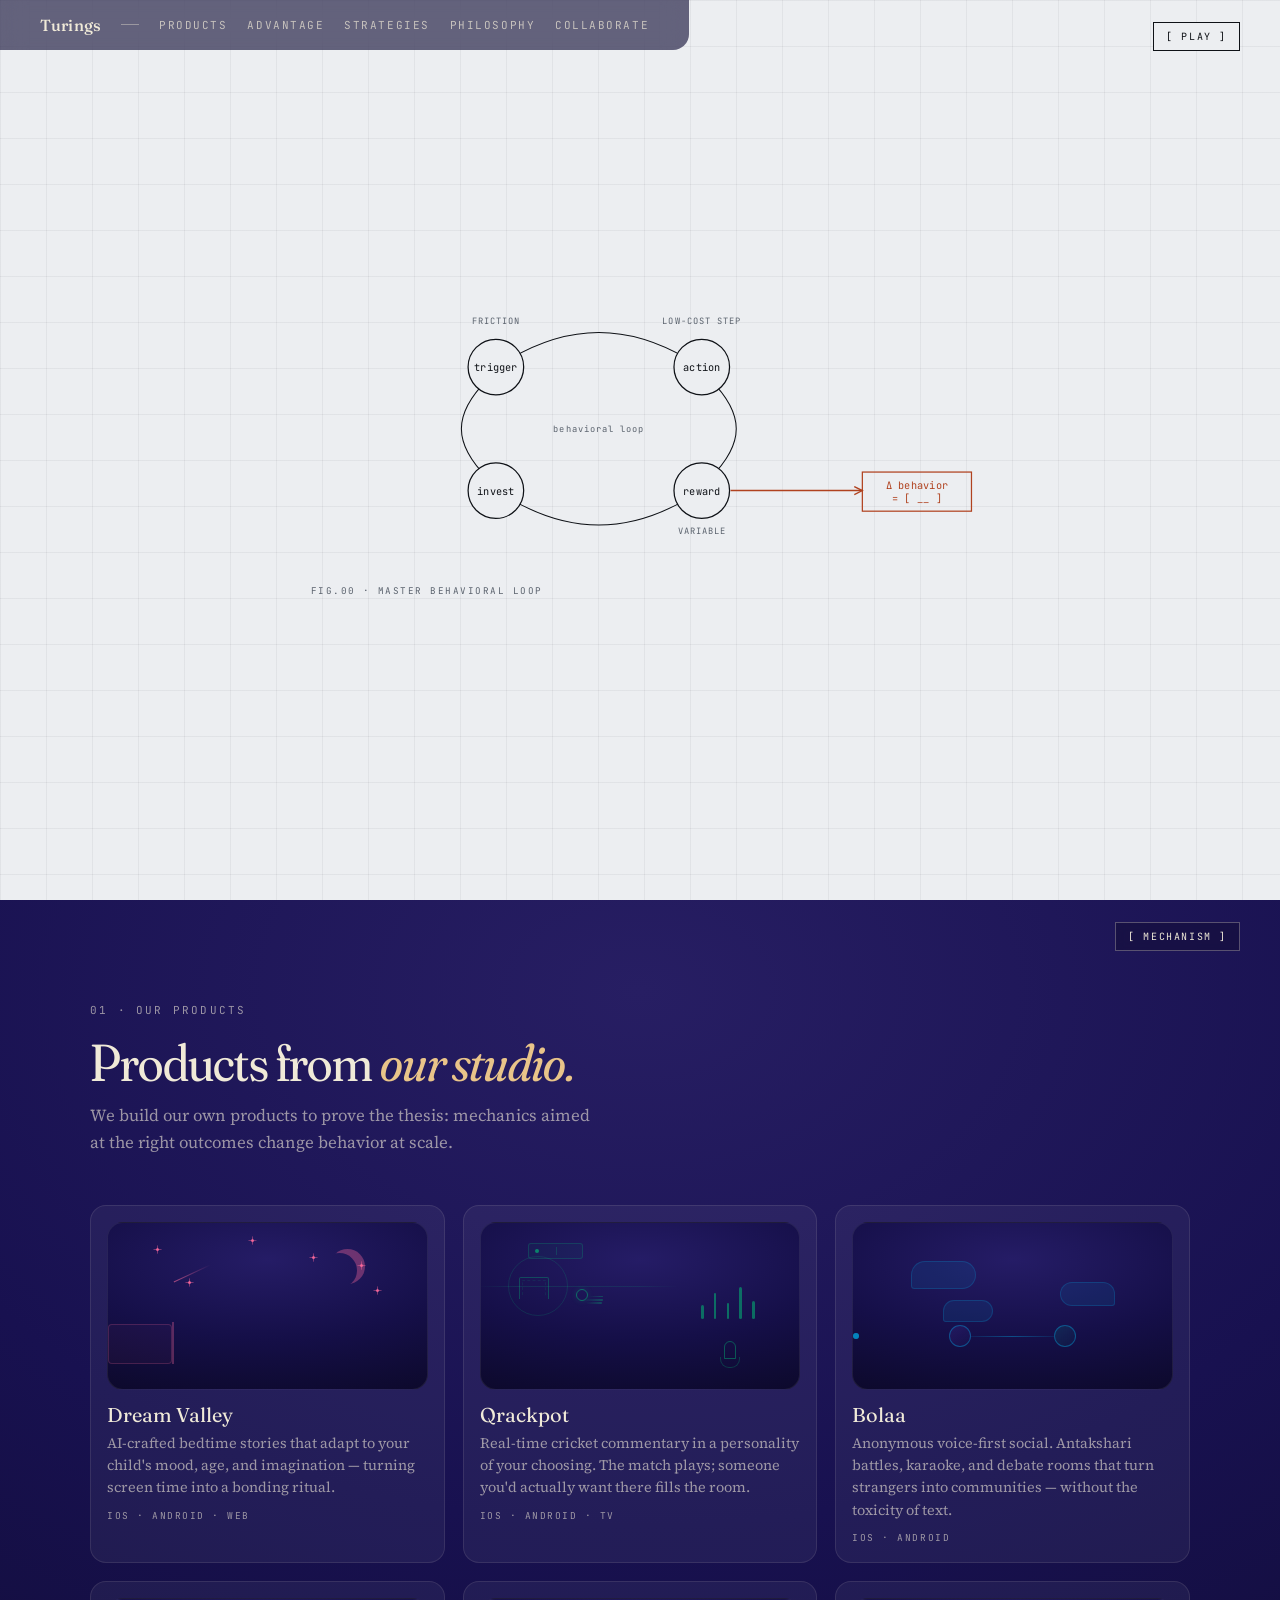
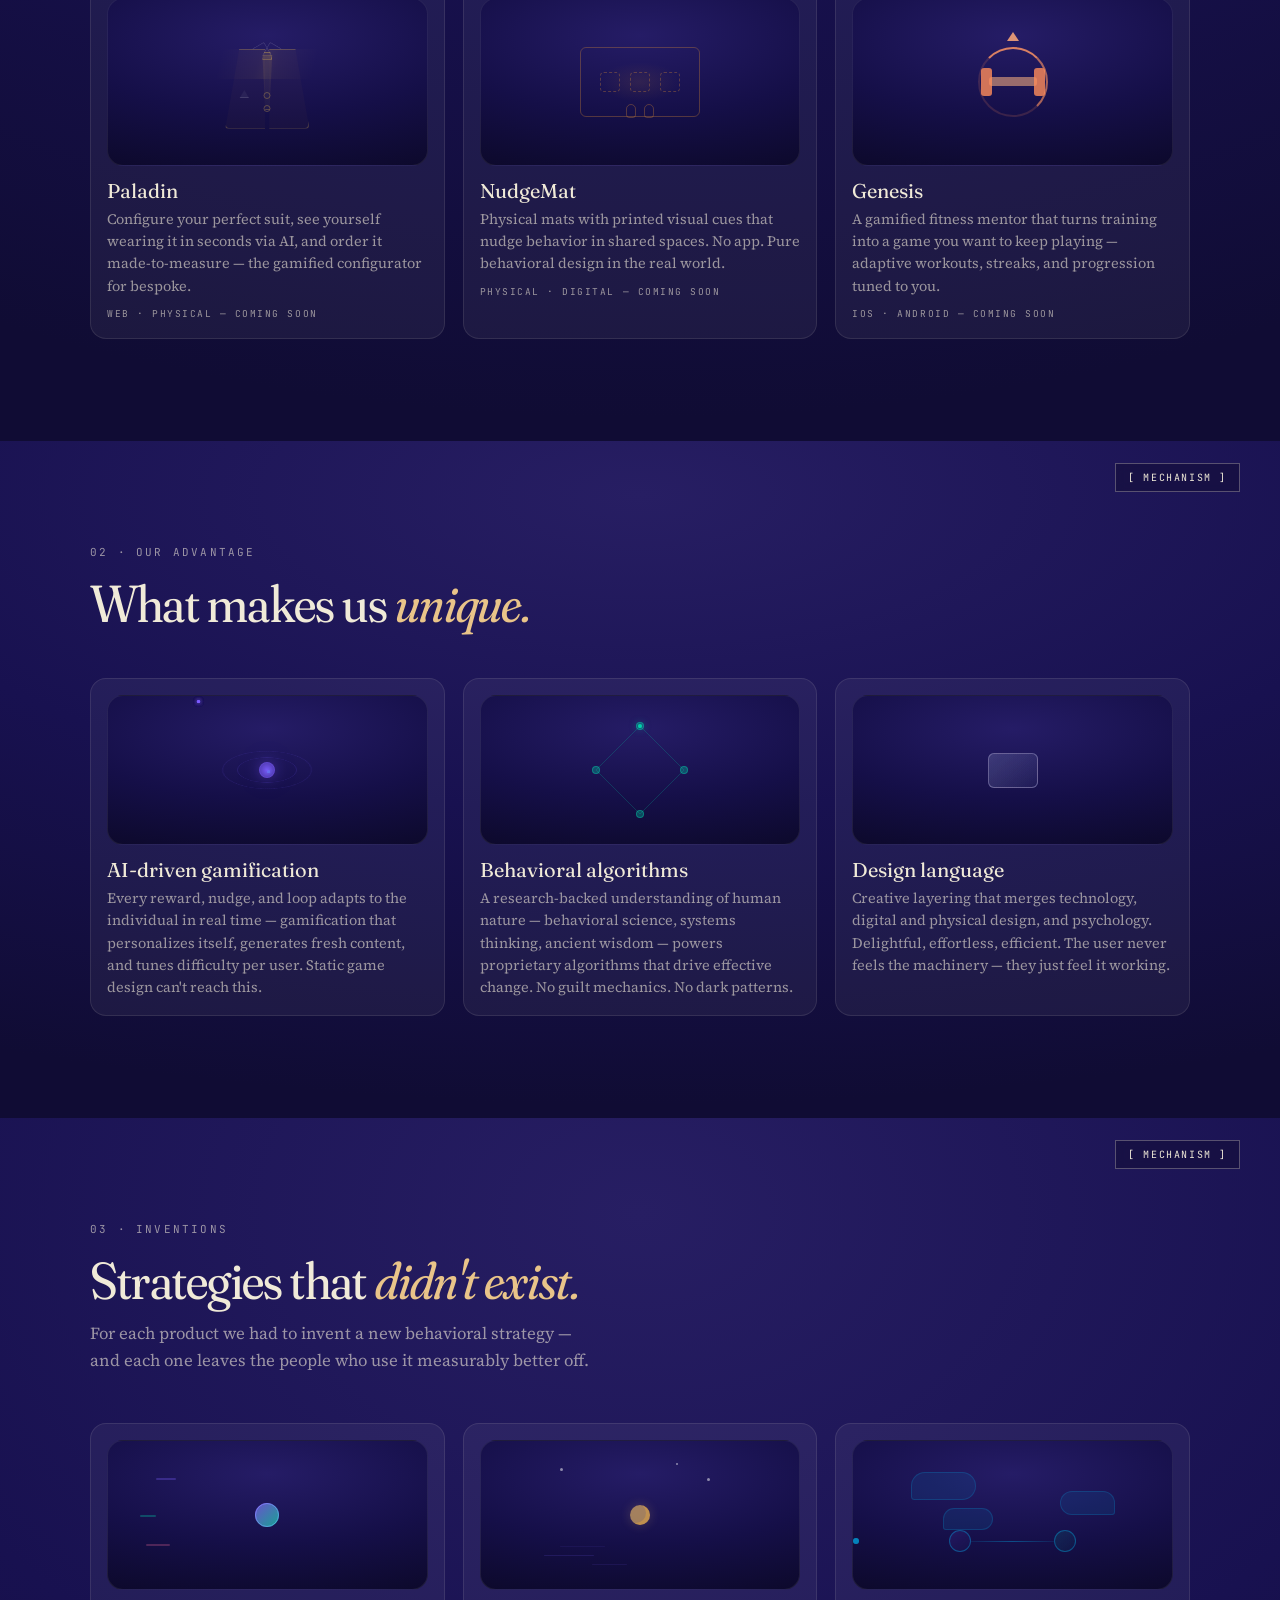
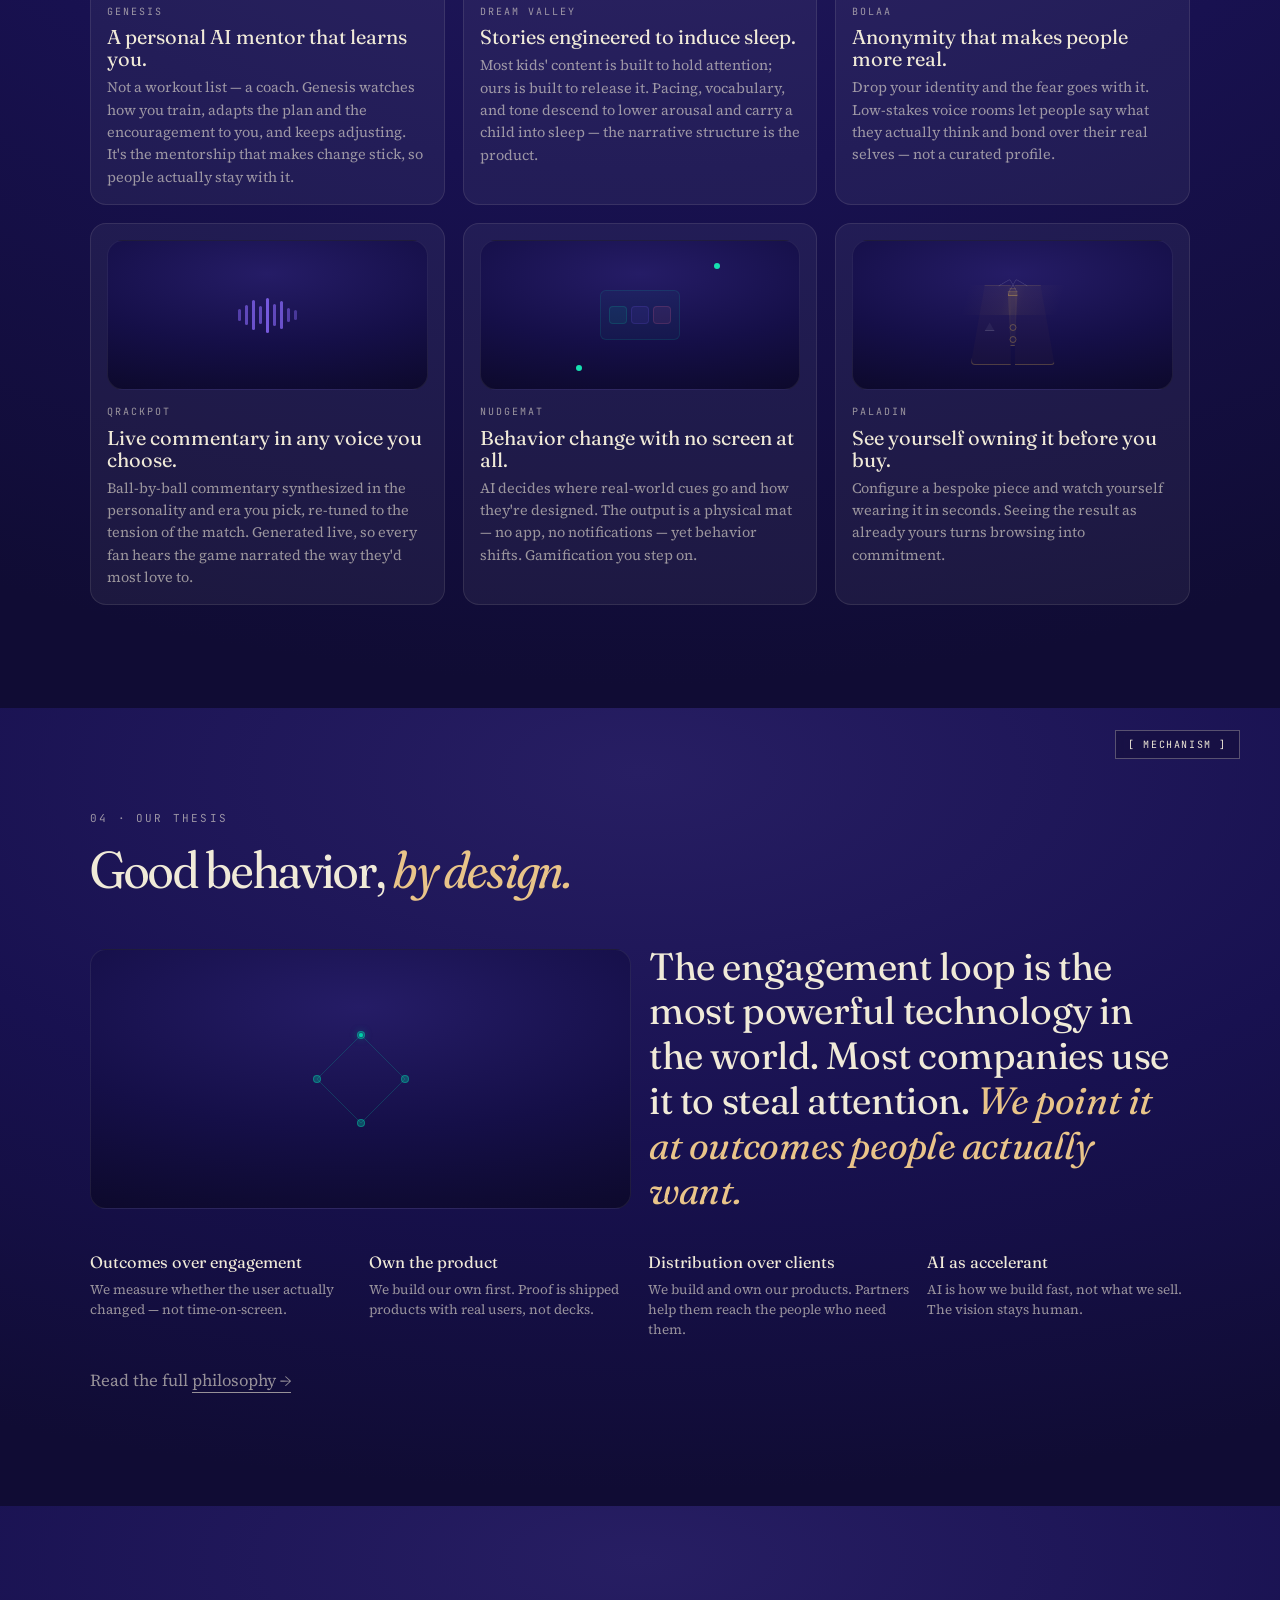
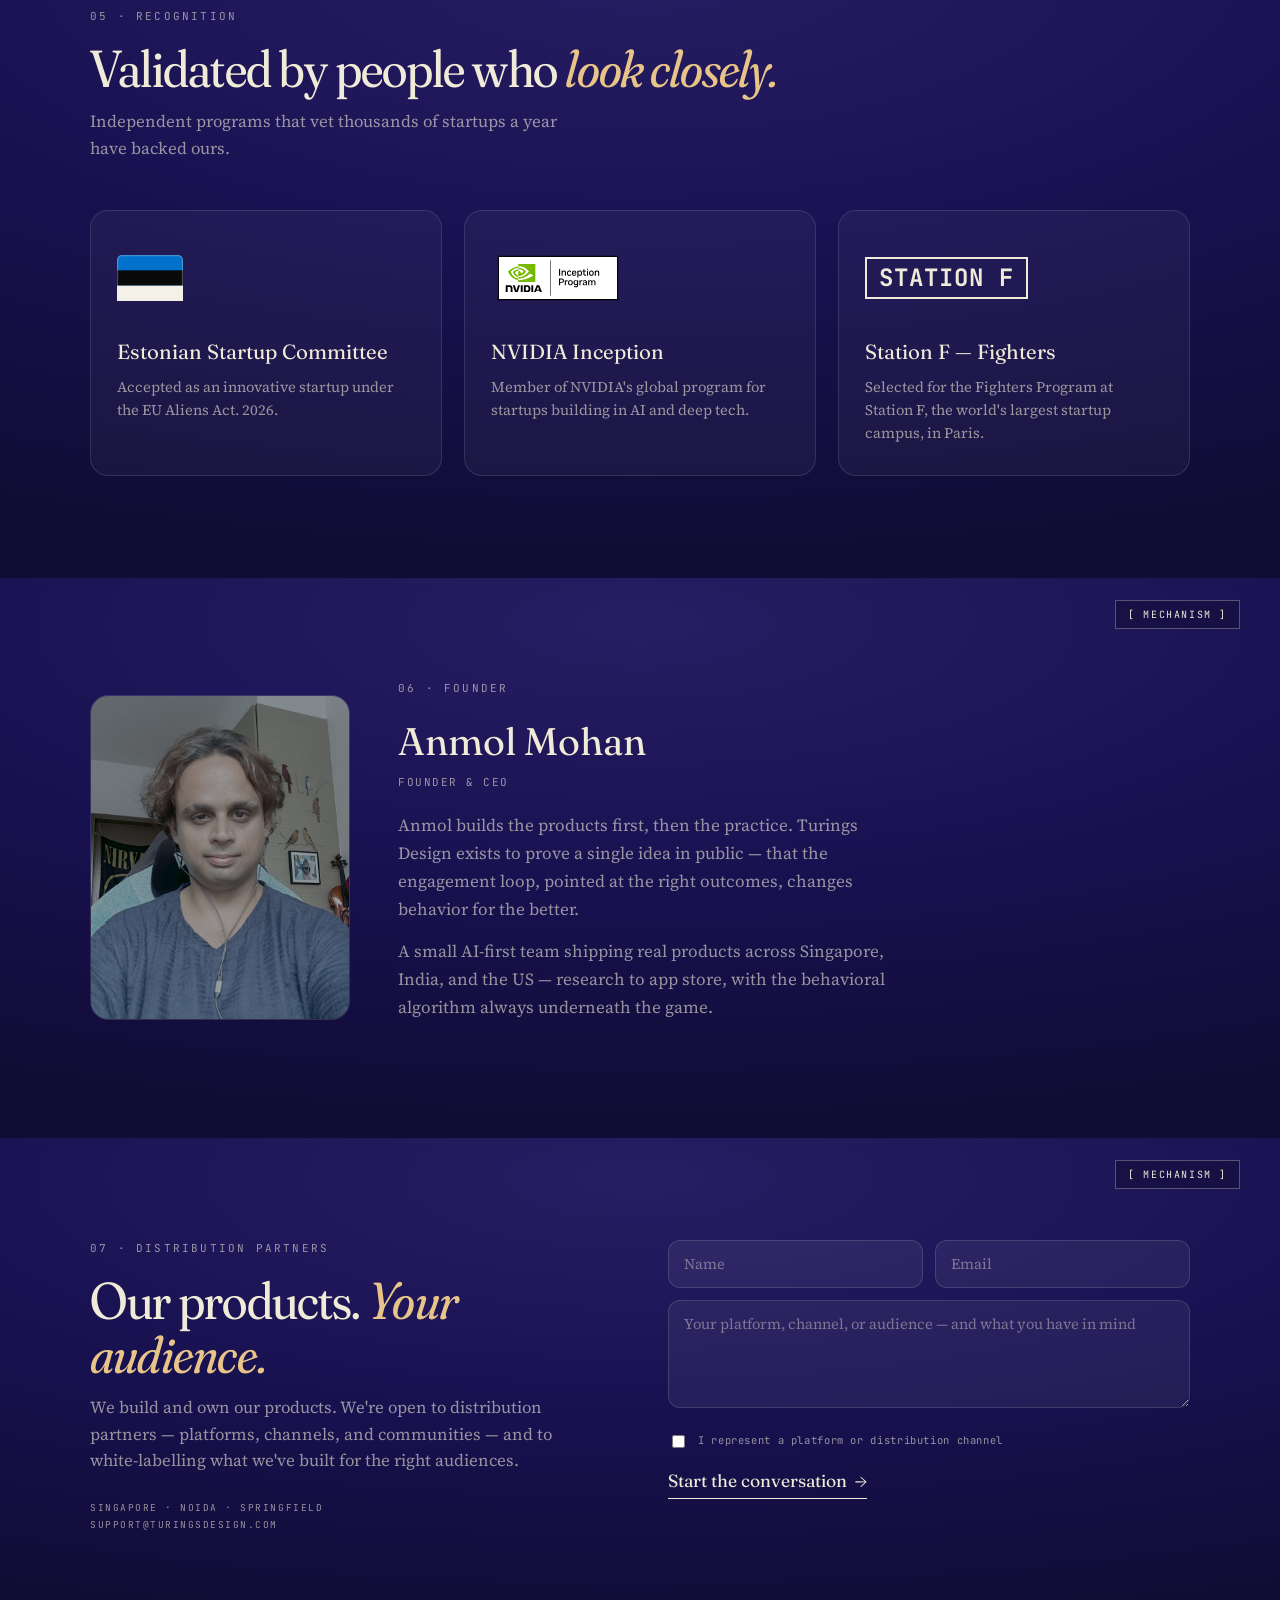
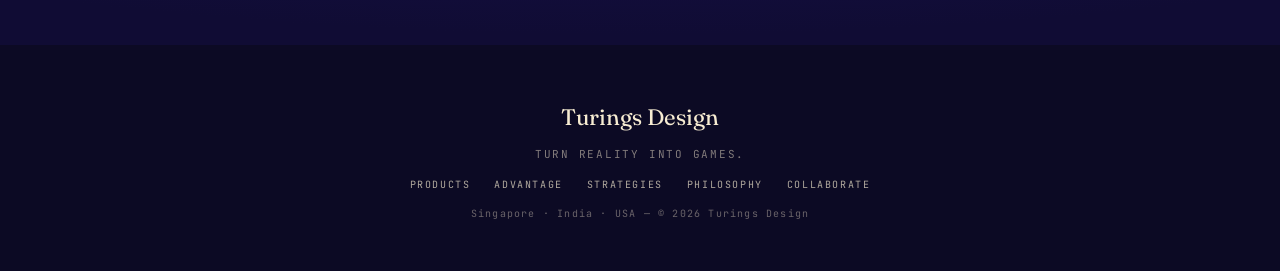
<file: index.html>
<!doctype html>
<html lang="en">
<head>
<meta charset="utf-8">
<title>Turings Design — behavioral game studio</title>
<meta name="viewport" content="width=device-width, initial-scale=1">
<meta name="description" content="Turings Design is a product studio that turns everyday reality into games people want to play — driving behavioral change that makes users healthier, smarter, and happier. Every gamified surface has a behavioral algorithm underneath.">
<link rel="stylesheet" href="assets/site.css">
<link rel="stylesheet" href="assets/sections.css?v=17">
<link rel="stylesheet" href="assets/scenes.css?v=17">
</head>
<body data-screen-label="turings">

<nav class="mark" aria-label="primary">
  <a class="home" href="#top">Turings</a>
  <span class="sep"></span>
  <a href="#products">Products</a>
  <a href="#approach">Advantage</a>
  <a href="#strategies">Strategies</a>
  <a href="philosophy.html">Philosophy</a>
  <a href="#collaborate">Collaborate</a>
</nav>
<button class="exit" aria-label="Back to top">↑ top</button>

<!-- ===================== 1 · HERO ===================== -->
<section class="layer-sec hero-sec" id="top" data-face="play" data-screen-label="hero">
  <button class="flip-chip" aria-label="Toggle play / mechanism">[ mechanism ]</button>
  <div class="pl-face">
    <canvas class="scene" data-figs="figure,gamepad,die,knight,brain,heart" data-palette="neon" data-flow="cycle" data-anchor="right" data-cyc="3000" aria-hidden="true"></canvas>
    <div class="hero-seq" aria-hidden="true"><i></i><i></i><i></i><i></i><i></i><i></i></div>
    <div class="hero-copy">
      <p class="hero-pn">Turings Design — behavioral game studio</p>
      <h1 class="hero-h1">Turn reality<br><em>into games.</em></h1>
      <div class="hero-stats">
        <span><b>06</b> products in the lab</span>
        <span><b>02</b> live on app stores</span>
        <span><b>03</b> global studios</span>
      </div>
    </div>
    <div class="hero-scroll" aria-hidden="true"></div>
  </div>
  <div class="mc-face">
      <svg class="blueprint" viewBox="0 0 680 340" aria-hidden="true"><defs><marker id="ah0" viewBox="0 0 10 10" refX="8" refY="5" markerWidth="7" markerHeight="7" orient="auto-start-reverse"><path d="M0 1L8 5L0 9" fill="none" stroke="currentColor" stroke-width="1.1"/></marker><marker id="al0" viewBox="0 0 10 10" refX="8" refY="5" markerWidth="7" markerHeight="7" orient="auto-start-reverse"><path d="M0 1L8 5L0 9" fill="none" stroke="#b0421f" stroke-width="1.3"/></marker></defs>
<g class="bp-line">
<path d="M214 96 C272 62 328 62 386 96" marker-end="url(#ah0)"/>
<path d="M408 116 C442 150 442 178 408 212" marker-end="url(#ah0)"/>
<path d="M386 232 C328 266 272 266 214 232" marker-end="url(#ah0)"/>
<path d="M192 212 C158 178 158 150 192 116" marker-end="url(#ah0)"/></g>
<circle class="bp-node" cx="200" cy="104" r="27"/><circle class="bp-node" cx="400" cy="104" r="27"/>
<circle class="bp-node" cx="400" cy="224" r="27"/><circle class="bp-node" cx="200" cy="224" r="27"/>
<text class="bp-ts" x="200" y="62" text-anchor="middle">FRICTION</text><text class="bp-t" x="200" y="108" text-anchor="middle">trigger</text>
<text class="bp-ts" x="400" y="62" text-anchor="middle">LOW-COST STEP</text><text class="bp-t" x="400" y="108" text-anchor="middle">action</text>
<text class="bp-t" x="400" y="228" text-anchor="middle">reward</text><text class="bp-ts" x="400" y="266" text-anchor="middle">VARIABLE</text>
<text class="bp-t" x="200" y="228" text-anchor="middle">invest</text><text class="bp-ts" x="300" y="167" text-anchor="middle">behavioral loop</text>
<path class="bp-livestroke" d="M428 224 H556" marker-end="url(#al0)"/>
<rect x="556" y="206" width="106" height="38" fill="none" stroke="#b0421f" stroke-width="1.2"/>
<text class="bp-t bp-live" x="609" y="222" text-anchor="middle">Δ behavior</text><text class="bp-t bp-live" x="609" y="235" text-anchor="middle">= [ __ ]</text>
<text class="bp-title" x="20" y="324">FIG.00 · MASTER BEHAVIORAL LOOP</text></svg>
    </div>
</section>

<!-- ===================== 2 · OUR PRODUCTS ===================== -->
<section class="layer-sec lab" id="products" data-face="play" data-screen-label="products">
  <button class="flip-chip">[ mechanism ]</button>
  <div class="wrapc">
    <div class="pl-face">
      <div class="sec-head"><p class="sec-eyebrow">01 · our products</p><h2 class="sec-title">Products from <em>our studio.</em></h2><p class="sec-sub">We build our own products to prove the thesis: mechanics aimed at the right outcomes change behavior at scale.</p></div>
      <div class="grid g-3">
        <article class="card"><div class="scene-stage"><div class="work-card-visual work-visual-dream">
            <div class="twinkle-star ts-1"></div>
            <div class="twinkle-star ts-2"></div>
            <div class="twinkle-star ts-3"></div>
            <div class="twinkle-star ts-4"></div>
            <div class="twinkle-star ts-5"></div>
            <div class="twinkle-star ts-6"></div>
            <div class="dream-moon"></div>
            <div class="shooting-star"></div>
            <div class="dream-book">
              <div class="book-page page-left"></div>
              <div class="book-page page-right"></div>
              <div class="book-spine"></div>
            </div>
          </div></div><h3>Dream Valley</h3><p>AI-crafted bedtime stories that adapt to your child's mood, age, and imagination — turning screen time into a bonding ritual.</p><p class="platforms">iOS · Android · Web</p></article>
        <article class="card"><div class="scene-stage"><div class="work-card-visual work-visual-sportscomm">
            <div class="sc-field"></div>
            <div class="sc-goal"></div>
            <div class="sc-ball"></div>
            <div class="sc-trail sc-trail-1"></div>
            <div class="sc-trail sc-trail-2"></div>
            <div class="sc-trail sc-trail-3"></div>
            <div class="sc-score"></div>
            <div class="wave-bar wb-1"></div>
            <div class="wave-bar wb-2"></div>
            <div class="wave-bar wb-3"></div>
            <div class="wave-bar wb-4"></div>
            <div class="wave-bar wb-5"></div>
            <div class="sc-mic"></div>
          </div></div><h3>Qrackpot</h3><p>Real-time cricket commentary in a personality of your choosing. The match plays; someone you'd actually want there fills the room.</p><p class="platforms">iOS · Android · TV</p></article>
        <article class="card"><div class="scene-stage"><div class="work-card-visual work-visual-bolaa">
            <div class="chat-bubble cb-left cb-1"></div>
            <div class="chat-bubble cb-right cb-2"></div>
            <div class="chat-bubble cb-left cb-3"></div>
            <div class="debate-person dp-1"></div>
            <div class="debate-person dp-2"></div>
            <div class="debate-connect"></div>
            <div class="debate-pulse pulse-1"></div>
            <div class="debate-pulse pulse-2"></div>
          </div></div><h3>Bolaa</h3><p>Anonymous voice-first social. Antakshari battles, karaoke, and debate rooms that turn strangers into communities — without the toxicity of text.</p><p class="platforms">iOS · Android</p></article>
        <article class="card"><div class="scene-stage"><div class="work-card-visual work-visual-paladin">
            <div class="formal-lapel formal-lapel-l"></div>
            <div class="formal-lapel formal-lapel-r"></div>
            <div class="formal-collar formal-collar-l"></div>
            <div class="formal-collar formal-collar-r"></div>
            <div class="formal-tie"></div>
            <div class="formal-tie-knot"></div>
            <div class="formal-pocket"></div>
            <div class="formal-btn formal-btn-1"></div>
            <div class="formal-btn formal-btn-2"></div>
            <div class="formal-shimmer"></div>
          </div></div><h3>Paladin</h3><p>Configure your perfect suit, see yourself wearing it in seconds via AI, and order it made-to-measure — the gamified configurator for bespoke.</p><p class="platforms">Web · Physical — coming soon</p></article>
        <article class="card"><div class="scene-stage"><div class="work-card-visual work-visual-nudgemat">
            <div class="mat-outline"></div>
            <div class="mat-guide mg-1"></div>
            <div class="mat-guide mg-2"></div>
            <div class="mat-guide mg-3"></div>
            <div class="mat-footprint fp-left"></div>
            <div class="mat-footprint fp-right"></div>
            <div class="mat-glow"></div>
          </div></div><h3>NudgeMat</h3><p>Physical mats with printed visual cues that nudge behavior in shared spaces. No app. Pure behavioral design in the real world.</p><p class="platforms">Physical · Digital — coming soon</p></article>
        <article class="card"><div class="scene-stage"><div class="scene-genesis"><div class="gen-ring"></div><div class="gen-bar"></div><div class="gen-plate gen-plate-l"></div><div class="gen-plate gen-plate-r"></div><div class="gen-spark"></div></div></div><h3>Genesis</h3><p>A gamified fitness mentor that turns training into a game you want to keep playing — adaptive workouts, streaks, and progression tuned to you.</p><p class="platforms">iOS · Android — coming soon</p></article>
      </div>
    </div>
    <div class="mc-face">
      <svg class="blueprint" viewBox="0 0 680 300" aria-hidden="true"><defs><marker id="ah1" viewBox="0 0 10 10" refX="8" refY="5" markerWidth="7" markerHeight="7" orient="auto-start-reverse"><path d="M0 1L8 5L0 9" fill="none" stroke="currentColor" stroke-width="1.1"/></marker><marker id="al1" viewBox="0 0 10 10" refX="8" refY="5" markerWidth="7" markerHeight="7" orient="auto-start-reverse"><path d="M0 1L8 5L0 9" fill="none" stroke="#b0421f" stroke-width="1.3"/></marker></defs>
<g class="bp-line">
<rect class="bp-node" x="36" y="104" width="120" height="56"/><rect class="bp-node" x="208" y="104" width="120" height="56"/>
<rect class="bp-node" x="380" y="104" width="120" height="56"/><rect class="bp-node" x="552" y="104" width="92" height="56"/>
<line x1="156" y1="132" x2="208" y2="132" marker-end="url(#ah1)"/><line x1="328" y1="132" x2="380" y2="132" marker-end="url(#ah1)"/>
<line x1="500" y1="132" x2="552" y2="132" marker-end="url(#ah1)"/>
<path d="M598 160 C598 232 268 232 268 162" marker-end="url(#ah1)"/></g>
<text class="bp-ts" x="96" y="96" text-anchor="middle">BEHAVIORAL LEVER</text>
<text class="bp-t" x="96" y="136" text-anchor="middle">insight</text><text class="bp-t" x="268" y="136" text-anchor="middle">loop</text>
<text class="bp-t" x="440" y="136" text-anchor="middle">ship</text><text class="bp-t" x="598" y="136" text-anchor="middle">audit</text>
<text class="bp-ts" x="433" y="248" text-anchor="middle">RE-WEIGHT ON OUTCOME</text>
<text class="bp-t bp-live" x="598" y="186" text-anchor="middle">Δ = [ __ ]</text>
<text class="bp-title" x="20" y="284">FIG.01 · STUDIO PIPELINE</text></svg>
    </div>
  </div>
</section>

<!-- ===================== 3 · OUR ADVANTAGE ===================== -->
<section class="layer-sec" id="approach" data-face="play" data-screen-label="advantage">
  <button class="flip-chip">[ mechanism ]</button>
  <div class="wrapc">
    <div class="pl-face">
      <div class="sec-head"><p class="sec-eyebrow">02 · our advantage</p><h2 class="sec-title">What makes us <em>unique.</em></h2></div>
      <div class="grid g-3">
        <article class="card"><div class="scene-stage"><div class="approach-scene approach-scene-ai">
            <!-- AI engine: core orb, orbital rings, particles spiraling in/out -->
            <div class="ai-engine">
              <div class="ai-core"></div>
              <div class="ai-core-pulse"></div>
              <div class="ai-orbit ai-orbit-1"></div>
              <div class="ai-orbit ai-orbit-2"></div>
              <div class="ai-particle-in apin-1"></div>
              <div class="ai-particle-in apin-2"></div>
              <div class="ai-particle-in apin-3"></div>
              <div class="ai-particle-in apin-4"></div>
              <div class="ai-particle-in apin-5"></div>
              <div class="ai-particle-out apout-1"></div>
              <div class="ai-particle-out apout-2"></div>
              <div class="ai-particle-out apout-3"></div>
            </div>
          </div></div><h3>AI-driven gamification</h3><p>Every reward, nudge, and loop adapts to the individual in real time — gamification that personalizes itself, generates fresh content, and tunes difficulty per user. Static game design can't reach this.</p></article>
        <article class="card"><div class="scene-stage"><div class="approach-scene approach-scene-behavioral">
            <!-- Circuit of interconnected nodes with traveling signals -->
            <div class="behav-circuit">
              <div class="behav-node bn-top"></div>
              <div class="behav-node bn-right"></div>
              <div class="behav-node bn-bottom"></div>
              <div class="behav-node bn-left"></div>
              <svg class="behav-paths" viewBox="0 0 120 120" width="120" height="120">
                <line x1="60" y1="16" x2="104" y2="60" stroke="rgba(0,212,170,0.2)" stroke-width="1"></line>
                <line x1="104" y1="60" x2="60" y2="104" stroke="rgba(0,212,170,0.2)" stroke-width="1"></line>
                <line x1="60" y1="104" x2="16" y2="60" stroke="rgba(0,212,170,0.2)" stroke-width="1"></line>
                <line x1="16" y1="60" x2="60" y2="16" stroke="rgba(0,212,170,0.2)" stroke-width="1"></line>
              </svg>
              <div class="behav-signal bs-1"></div>
              <div class="behav-signal bs-2"></div>
            </div>
          </div></div><h3>Behavioral algorithms</h3><p>A research-backed understanding of human nature — behavioral science, systems thinking, ancient wisdom — powers proprietary algorithms that drive effective change. No guilt mechanics. No dark patterns.</p></article>
        <article class="card"><div class="scene-stage"><div class="approach-scene approach-scene-design">
            <!-- Three translucent layers aligning and glowing -->
            <div class="design-stack">
              <div class="design-pane dp-1"></div>
              <div class="design-pane dp-2"></div>
              <div class="design-pane dp-3"></div>
              <div class="design-unity-glow"></div>
            </div>
          </div></div><h3>Design language</h3><p>Creative layering that merges technology, digital and physical design, and psychology. Delightful, effortless, efficient. The user never feels the machinery — they just feel it working.</p></article>
      </div>
    </div>
    <div class="mc-face">
      <svg class="blueprint" viewBox="0 0 680 300" aria-hidden="true"><defs><marker id="ah2" viewBox="0 0 10 10" refX="8" refY="5" markerWidth="7" markerHeight="7" orient="auto-start-reverse"><path d="M0 1L8 5L0 9" fill="none" stroke="currentColor" stroke-width="1.1"/></marker><marker id="al2" viewBox="0 0 10 10" refX="8" refY="5" markerWidth="7" markerHeight="7" orient="auto-start-reverse"><path d="M0 1L8 5L0 9" fill="none" stroke="#b0421f" stroke-width="1.3"/></marker></defs>
<g class="bp-line">
<rect class="bp-node" x="36" y="56" width="174" height="46"/><rect class="bp-node" x="36" y="128" width="174" height="46"/><rect class="bp-node" x="36" y="200" width="174" height="46"/>
<circle class="bp-node" cx="362" cy="151" r="34"/><rect class="bp-node" x="500" y="121" width="146" height="60"/>
<path d="M210 79 C300 79 300 132 328 145" marker-end="url(#ah2)"/><path d="M210 151 H328" marker-end="url(#ah2)"/>
<path d="M210 223 C300 223 300 170 328 157" marker-end="url(#ah2)"/><line x1="396" y1="151" x2="500" y2="151" marker-end="url(#ah2)"/></g>
<text class="bp-t" x="123" y="83" text-anchor="middle">AI engine</text><text class="bp-t" x="123" y="155" text-anchor="middle">behavioral model</text>
<text class="bp-t" x="123" y="227" text-anchor="middle">design layer</text><text class="bp-ts" x="362" y="155" text-anchor="middle">COMPOSE</text>
<text class="bp-t" x="573" y="155" text-anchor="middle">product</text>
<text class="bp-title" x="20" y="284">FIG.02 · CAPABILITY STACK</text></svg>
    </div>
  </div>
</section>

<!-- ===================== 4 · STRATEGIES ===================== -->
<section class="layer-sec" id="strategies" data-face="play" data-screen-label="strategies">
  <button class="flip-chip">[ mechanism ]</button>
  <div class="wrapc">
    <div class="pl-face">
      <div class="sec-head"><p class="sec-eyebrow">03 · inventions</p><h2 class="sec-title">Strategies that <em>didn't exist.</em></h2><p class="sec-sub">For each product we had to invent a new behavioral strategy — and each one leaves the people who use it measurably better off.</p></div>
      <div class="grid g-3">
        <article class="card"><div class="scene-stage"><div class="strategy-scene scene-mentor">
            <div class="mentor-avatar"></div>
            <div class="mentor-pulse"></div>
            <div class="mentor-data md-1"></div>
            <div class="mentor-data md-2"></div>
            <div class="mentor-data md-3"></div>
            <div class="mentor-nudge">→</div>
          </div></div><p class="ceyebrow">Genesis</p><h3>A personal AI mentor that learns you.</h3><p>Not a workout list — a coach. Genesis watches how you train, adapts the plan and the encouragement to you, and keeps adjusting. It's the mentorship that makes change stick, so people actually stay with it.</p></article>
        <article class="card"><div class="scene-stage"><div class="strategy-scene scene-sleep">
            <div class="sleep-moon"></div>
            <div class="sleep-star ss-1"></div>
            <div class="sleep-star ss-2"></div>
            <div class="sleep-star ss-3"></div>
            <div class="sleep-wave sw-1"></div>
            <div class="sleep-wave sw-2"></div>
            <div class="sleep-wave sw-3"></div>
          </div></div><p class="ceyebrow">Dream Valley</p><h3>Stories engineered to induce sleep.</h3><p>Most kids' content is built to hold attention; ours is built to release it. Pacing, vocabulary, and tone descend to lower arousal and carry a child into sleep — the narrative structure is the product.</p></article>
        <article class="card"><div class="scene-stage"><div class="work-card-visual work-visual-bolaa">
            <div class="chat-bubble cb-left cb-1"></div>
            <div class="chat-bubble cb-right cb-2"></div>
            <div class="chat-bubble cb-left cb-3"></div>
            <div class="debate-person dp-1"></div>
            <div class="debate-person dp-2"></div>
            <div class="debate-connect"></div>
            <div class="debate-pulse pulse-1"></div>
            <div class="debate-pulse pulse-2"></div>
          </div></div><p class="ceyebrow">Bolaa</p><h3>Anonymity that makes people more real.</h3><p>Drop your identity and the fear goes with it. Low-stakes voice rooms let people say what they actually think and bond over their real selves — not a curated profile.</p></article>
        <article class="card"><div class="scene-stage"><div class="strategy-scene scene-voice">
            <div class="voice-bar vb-1"></div>
            <div class="voice-bar vb-2"></div>
            <div class="voice-bar vb-3"></div>
            <div class="voice-bar vb-4"></div>
            <div class="voice-bar vb-5"></div>
            <div class="voice-bar vb-6"></div>
            <div class="voice-bar vb-7"></div>
            <div class="voice-bar vb-8"></div>
            <div class="voice-bar vb-9"></div>
            <div class="voice-score">98</div>
          </div></div><p class="ceyebrow">Qrackpot</p><h3>Live commentary in any voice you choose.</h3><p>Ball-by-ball commentary synthesized in the personality and era you pick, re-tuned to the tension of the match. Generated live, so every fan hears the game narrated the way they'd most love to.</p></article>
        <article class="card"><div class="scene-stage"><div class="strategy-scene scene-nudge">
            <div class="nudge-mat">
              <div class="nudge-zone nz-1"></div>
              <div class="nudge-zone nz-2"></div>
              <div class="nudge-zone nz-3"></div>
            </div>
            <div class="nudge-pulse np-1"></div>
            <div class="nudge-pulse np-2"></div>
          </div></div><p class="ceyebrow">NudgeMat</p><h3>Behavior change with no screen at all.</h3><p>AI decides where real-world cues go and how they're designed. The output is a physical mat — no app, no notifications — yet behavior shifts. Gamification you step on.</p></article>
        <article class="card"><div class="scene-stage"><div class="work-card-visual work-visual-paladin">
            <div class="formal-lapel formal-lapel-l"></div>
            <div class="formal-lapel formal-lapel-r"></div>
            <div class="formal-collar formal-collar-l"></div>
            <div class="formal-collar formal-collar-r"></div>
            <div class="formal-tie"></div>
            <div class="formal-tie-knot"></div>
            <div class="formal-pocket"></div>
            <div class="formal-btn formal-btn-1"></div>
            <div class="formal-btn formal-btn-2"></div>
            <div class="formal-shimmer"></div>
          </div></div><p class="ceyebrow">Paladin</p><h3>See yourself owning it before you buy.</h3><p>Configure a bespoke piece and watch yourself wearing it in seconds. Seeing the result as already yours turns browsing into commitment.</p></article>
      </div>
    </div>
    <div class="mc-face">
      <svg class="blueprint" viewBox="0 0 680 300" aria-hidden="true"><defs><marker id="ah3" viewBox="0 0 10 10" refX="8" refY="5" markerWidth="7" markerHeight="7" orient="auto-start-reverse"><path d="M0 1L8 5L0 9" fill="none" stroke="currentColor" stroke-width="1.1"/></marker><marker id="al3" viewBox="0 0 10 10" refX="8" refY="5" markerWidth="7" markerHeight="7" orient="auto-start-reverse"><path d="M0 1L8 5L0 9" fill="none" stroke="#b0421f" stroke-width="1.3"/></marker></defs>
<rect class="bp-dash" x="30" y="116" width="150" height="68"/>
<text class="bp-t" x="105" y="154" text-anchor="middle">a human need</text>
<text class="bp-ts" x="105" y="230" text-anchor="middle">UNSERVED</text>
<path class="bp-line" d="M182 150 H242" marker-end="url(#ah3)"/>
<rect class="bp-fill" x="244" y="92" width="192" height="112"/>
<text class="bp-t" x="340" y="118" text-anchor="middle">a strategy we invented</text>
<g class="bp-line"><path d="M310 158 L340 134 L370 158 L340 182 Z"/><circle class="bp-node" cx="310" cy="158" r="8"/><circle class="bp-node" cx="370" cy="158" r="8"/><circle class="bp-node" cx="340" cy="134" r="8"/><circle class="bp-node" cx="340" cy="182" r="8"/></g>
<text class="bp-ts" x="340" y="230" text-anchor="middle">DIDN'T EXIST BEFORE</text>
<path class="bp-livestroke" d="M438 150 H500" marker-end="url(#al3)"/>
<rect class="bp-livestroke" x="502" y="116" width="150" height="68"/>
<text class="bp-t bp-live" x="577" y="154" text-anchor="middle">people, better off</text>
<text class="bp-ts bp-live" x="577" y="230" text-anchor="middle">THE WHOLE POINT</text>
<text class="bp-title" x="20" y="284">FIG.03 · STRATEGIES THAT DIDN'T EXIST</text></svg>
    </div>
  </div>
</section>

<!-- ===================== 5 · THESIS ===================== -->
<section class="layer-sec" id="thesis" data-face="play" data-screen-label="thesis">
  <button class="flip-chip">[ mechanism ]</button>
  <div class="wrapc">
    <div class="pl-face">
      <div class="sec-head"><p class="sec-eyebrow">04 · our thesis</p><h2 class="sec-title">Good behavior, <em>by design.</em></h2></div>
      <div class="grid g-2" style="align-items:center">
        <div class="scene-stage" style="height:260px"><div class="approach-scene approach-scene-behavioral">
            <!-- Circuit of interconnected nodes with traveling signals -->
            <div class="behav-circuit">
              <div class="behav-node bn-top"></div>
              <div class="behav-node bn-right"></div>
              <div class="behav-node bn-bottom"></div>
              <div class="behav-node bn-left"></div>
              <svg class="behav-paths" viewBox="0 0 120 120" width="120" height="120">
                <line x1="60" y1="16" x2="104" y2="60" stroke="rgba(0,212,170,0.2)" stroke-width="1"></line>
                <line x1="104" y1="60" x2="60" y2="104" stroke="rgba(0,212,170,0.2)" stroke-width="1"></line>
                <line x1="60" y1="104" x2="16" y2="60" stroke="rgba(0,212,170,0.2)" stroke-width="1"></line>
                <line x1="16" y1="60" x2="60" y2="16" stroke="rgba(0,212,170,0.2)" stroke-width="1"></line>
              </svg>
              <div class="behav-signal bs-1"></div>
              <div class="behav-signal bs-2"></div>
            </div>
          </div></div>
        <p class="thesis-statement">The engagement loop is the most powerful technology in the world. Most companies use it to steal attention. <em>We point it at outcomes people actually want.</em></p>
      </div>
      <div class="pillars">
        <div class="pillar"><h4>Outcomes over engagement</h4><p>We measure whether the user actually changed — not time-on-screen.</p></div>
        <div class="pillar"><h4>Own the product</h4><p>We build our own first. Proof is shipped products with real users, not decks.</p></div>
        <div class="pillar"><h4>Distribution over clients</h4><p>We build and own our products. Partners help them reach the people who need them.</p></div>
        <div class="pillar"><h4>AI as accelerant</h4><p>AI is how we build fast, not what we sell. The vision stays human.</p></div>
      </div>
      <p class="sec-sub" style="margin-top:28px">Read the full <a href="philosophy.html" style="color:inherit;border-bottom:1px solid currentColor">philosophy →</a></p>
    </div>
    <div class="mc-face">
      <svg class="blueprint" viewBox="0 0 680 300" aria-hidden="true"><defs><marker id="ah4" viewBox="0 0 10 10" refX="8" refY="5" markerWidth="7" markerHeight="7" orient="auto-start-reverse"><path d="M0 1L8 5L0 9" fill="none" stroke="currentColor" stroke-width="1.1"/></marker><marker id="al4" viewBox="0 0 10 10" refX="8" refY="5" markerWidth="7" markerHeight="7" orient="auto-start-reverse"><path d="M0 1L8 5L0 9" fill="none" stroke="#b0421f" stroke-width="1.3"/></marker></defs>
<circle class="bp-node" cx="150" cy="150" r="42"/><text class="bp-t" x="150" y="146" text-anchor="middle">engagement</text><text class="bp-t" x="150" y="160" text-anchor="middle">loop</text>
<path class="bp-dash" d="M190 130 C285 88 365 80 432 78" marker-end="url(#ah4)"/>
<rect class="bp-dash" x="432" y="56" width="200" height="44"/><text class="bp-t" x="532" y="82" text-anchor="middle">attention</text><text class="bp-ts" x="532" y="42" text-anchor="middle">MOST COMPANIES</text>
<path class="bp-livestroke" d="M190 172 C285 212 365 220 432 222" marker-end="url(#al4)"/>
<rect x="432" y="200" width="200" height="44" fill="none" stroke="#b0421f" stroke-width="1.2"/>
<text class="bp-t bp-live" x="532" y="226" text-anchor="middle">outcome · Δ = [ __ ]</text><text class="bp-ts" x="532" y="262" text-anchor="middle" fill="#b0421f">TURINGS</text>
<text class="bp-title" x="20" y="284">FIG.04 · WHERE THE LOOP POINTS</text></svg>
    </div>
  </div>
</section>

<!-- ===================== 6 · RECOGNITION ===================== -->
<section class="layer-sec" id="recognition" data-screen-label="recognition">
  <div class="wrapc">
    <div class="sec-head"><p class="sec-eyebrow">05 · recognition</p><h2 class="sec-title">Validated by people who <em>look closely.</em></h2><p class="sec-sub">Independent programs that vet thousands of startups a year have backed ours.</p></div>
    <div class="rec-grid">
      <article class="rec-card">
        <div class="rec-logo"><svg class="rec-flag" viewBox="0 0 66 46" role="img" aria-label="Estonia"><rect width="66" height="46" rx="5" fill="#0072CE"/><rect y="15.333" width="66" height="15.333" fill="#0a0a0a"/><rect y="30.666" width="66" height="15.334" fill="#f4f1e8"/><rect x="0.6" y="0.6" width="64.8" height="44.8" rx="4.4" fill="none" stroke="rgba(240,234,216,0.28)" stroke-width="1.2"/></svg></div>
        <h3 class="rec-name">Estonian Startup Committee</h3>
        <p class="rec-note">Accepted as an innovative startup under the EU Aliens Act. 2026.</p>
      </article>
      <article class="rec-card">
        <a class="rec-logo" href="https://www.nvidia.com/en-us/startups/" target="_blank" rel="noopener" aria-label="NVIDIA Inception Program member"><img class="rec-badge" src="assets/nvidia-inception.svg" alt="NVIDIA Inception Program member" width="160" height="69" loading="lazy"></a>
        <h3 class="rec-name">NVIDIA Inception</h3>
        <p class="rec-note">Member of NVIDIA's global program for startups building in AI and deep tech.</p>
      </article>
      <article class="rec-card">
        <div class="rec-logo"><span class="rec-wordmark">STATION&nbsp;F</span></div>
        <h3 class="rec-name">Station F — Fighters</h3>
        <p class="rec-note">Selected for the Fighters Program at Station F, the world's largest startup campus, in Paris.</p>
      </article>
    </div>
  </div>
</section>
<!-- ===================== 7 · FOUNDER ===================== -->
<section class="layer-sec" id="founder" data-face="play" data-screen-label="founder">
  <button class="flip-chip">[ mechanism ]</button>
  <div class="wrapc">
    <div class="pl-face">
      <div class="founder-grid">
        <div class="founder-vis"><img class="founder-photo" src="assets/founder.jpg" alt="Anmol Mohan, founder of Turings Design"></div>
        <div>
          <p class="sec-eyebrow">06 · founder</p>
          <h2 class="founder-name">Anmol Mohan</h2>
          <p class="founder-role">Founder &amp; CEO</p>
          <p class="founder-bio">Anmol builds the products first, then the practice. Turings Design exists to prove a single idea in public — that the engagement loop, pointed at the right outcomes, changes behavior for the better.</p>
          <p class="founder-bio">A small AI-first team shipping real products across Singapore, India, and the US — research to app store, with the behavioral algorithm always underneath the game.</p>
        </div>
      </div>
    </div>
    <div class="mc-face">
      <svg class="blueprint" viewBox="0 0 680 300" aria-hidden="true"><defs><marker id="ah5" viewBox="0 0 10 10" refX="8" refY="5" markerWidth="7" markerHeight="7" orient="auto-start-reverse"><path d="M0 1L8 5L0 9" fill="none" stroke="currentColor" stroke-width="1.1"/></marker><marker id="al5" viewBox="0 0 10 10" refX="8" refY="5" markerWidth="7" markerHeight="7" orient="auto-start-reverse"><path d="M0 1L8 5L0 9" fill="none" stroke="#b0421f" stroke-width="1.3"/></marker></defs>
<circle class="bp-node" cx="150" cy="150" r="32"/><circle class="bp-node" cx="150" cy="140" r="10"/><path class="bp-line" d="M132 170 a18 18 0 0 1 36 0"/>
<text class="bp-ts" x="150" y="208" text-anchor="middle">FOUNDER</text>
<rect class="bp-node" x="380" y="92" width="40" height="40"/><path class="bp-line" d="M150 150 L380 112" marker-end="url(#ah5)"/><rect class="bp-node" x="470" y="92" width="40" height="40"/><path class="bp-line" d="M150 150 L470 112" marker-end="url(#ah5)"/><rect class="bp-node" x="560" y="92" width="40" height="40"/><path class="bp-line" d="M150 150 L560 112" marker-end="url(#ah5)"/><rect class="bp-node" x="380" y="170" width="40" height="40"/><path class="bp-line" d="M150 150 L380 190" marker-end="url(#ah5)"/><rect class="bp-node" x="470" y="170" width="40" height="40"/><path class="bp-line" d="M150 150 L470 190" marker-end="url(#ah5)"/><rect class="bp-node" x="560" y="170" width="40" height="40"/><path class="bp-line" d="M150 150 L560 190" marker-end="url(#ah5)"/>
<text class="bp-ts" x="500" y="222" text-anchor="middle" fill="#b0421f">SHIPS OWN PRODUCTS FIRST</text>
<text class="bp-title" x="20" y="284">FIG.05 · OPERATING MODEL</text></svg>
    </div>
  </div>
</section>

<!-- ===================== 8 · COLLABORATE ===================== -->
<section class="layer-sec" id="collaborate" data-face="play" data-screen-label="collaborate">
  <button class="flip-chip">[ mechanism ]</button>
  <div class="wrapc">
    <div class="pl-face">
      <div class="contact-grid">
        <div>
          <p class="sec-eyebrow">07 · distribution partners</p>
          <h2 class="sec-title">Our products. <em>Your audience.</em></h2>
          <p class="sec-sub">We build and own our products. We're open to distribution partners — platforms, channels, and communities — and to white-labelling what we've built for the right audiences.</p>
          <p class="contact-meta">Singapore · Noida · Springfield<br>support@turingsdesign.com</p>
        </div>
        <div>
          <form id="contactForm" action="https://api.web3forms.com/submit" method="POST">
            <input type="hidden" name="access_key" value="f3f84362-5229-46be-b640-7a6118e04142">
            <div class="row2"><input class="field" type="text" name="name" placeholder="Name" required><input class="field" type="email" name="email" placeholder="Email" required></div>
            <textarea class="field" name="message" rows="4" placeholder="Your platform, channel, or audience — and what you have in mind" required></textarea>
            <label class="checkline"><input type="checkbox" name="partner" value="yes"> I represent a platform or distribution channel</label>
            <button class="btn-send" type="submit">Start the conversation&nbsp;&nbsp;→</button>
          </form>
        </div>
      </div>
    </div>
    <div class="mc-face">
      <svg class="blueprint" viewBox="0 0 680 300" aria-hidden="true"><defs><marker id="ah6" viewBox="0 0 10 10" refX="8" refY="5" markerWidth="7" markerHeight="7" orient="auto-start-reverse"><path d="M0 1L8 5L0 9" fill="none" stroke="currentColor" stroke-width="1.1"/></marker><marker id="al6" viewBox="0 0 10 10" refX="8" refY="5" markerWidth="7" markerHeight="7" orient="auto-start-reverse"><path d="M0 1L8 5L0 9" fill="none" stroke="#b0421f" stroke-width="1.3"/></marker></defs>
<rect class="bp-node" x="40" y="122" width="120" height="56"/><text class="bp-t" x="100" y="154" text-anchor="middle">product</text>
<circle class="bp-node" cx="320" cy="78" r="26"/><circle class="bp-node" cx="320" cy="151" r="26"/><circle class="bp-node" cx="320" cy="224" r="26"/>
<text class="bp-ts" x="320" y="82" text-anchor="middle">PLATFORM</text><text class="bp-ts" x="320" y="155" text-anchor="middle">CHANNEL</text><text class="bp-ts" x="320" y="228" text-anchor="middle">COMMUNITY</text>
<g class="bp-line"><path d="M160 142 C240 110 250 90 294 84" marker-end="url(#ah6)"/><line x1="160" y1="150" x2="294" y2="151" marker-end="url(#ah6)"/><path d="M160 158 C240 192 250 212 294 218" marker-end="url(#ah6)"/></g>
<circle class="bp-node" cx="520" cy="66" r="4"/><circle class="bp-node" cx="554" cy="66" r="4"/><circle class="bp-node" cx="588" cy="66" r="4"/><circle class="bp-node" cx="520" cy="88" r="4"/><circle class="bp-node" cx="554" cy="88" r="4"/><line class="bp-line" x1="372" y1="78" x2="500" y2="78" marker-end="url(#ah6)"/><circle class="bp-node" cx="520" cy="139" r="4"/><circle class="bp-node" cx="554" cy="139" r="4"/><circle class="bp-node" cx="588" cy="139" r="4"/><circle class="bp-node" cx="520" cy="161" r="4"/><circle class="bp-node" cx="554" cy="161" r="4"/><line class="bp-line" x1="372" y1="151" x2="500" y2="151" marker-end="url(#ah6)"/><circle class="bp-node" cx="520" cy="212" r="4"/><circle class="bp-node" cx="554" cy="212" r="4"/><circle class="bp-node" cx="588" cy="212" r="4"/><circle class="bp-node" cx="520" cy="234" r="4"/><circle class="bp-node" cx="554" cy="234" r="4"/><line class="bp-line" x1="372" y1="224" x2="500" y2="224" marker-end="url(#ah6)"/>
<text class="bp-ts" x="556" y="262" text-anchor="middle">AUDIENCES</text>
<text class="bp-title" x="20" y="284">FIG.06 · DISTRIBUTION</text></svg>
    </div>
  </div>
</section>

<footer class="foot">
  <p class="fmark">Turings Design</p>
  <p class="mono" style="color:rgba(247,236,210,.5);letter-spacing:.16em">Turn reality into games.</p>
  <div class="flinks"><a href="#products">Products</a><a href="#approach">Advantage</a><a href="#strategies">Strategies</a><a href="philosophy.html">Philosophy</a><a href="#collaborate">Collaborate</a></div>
  <p class="fcopy">Singapore · India · USA — © 2026 Turings Design</p>
</footer>

<script src="assets/metaphors.js?v=17"></script>
<script src="assets/play.js?v=17"></script>
<script src="assets/flip.js?v=17"></script>
</body>
</html>
</file>
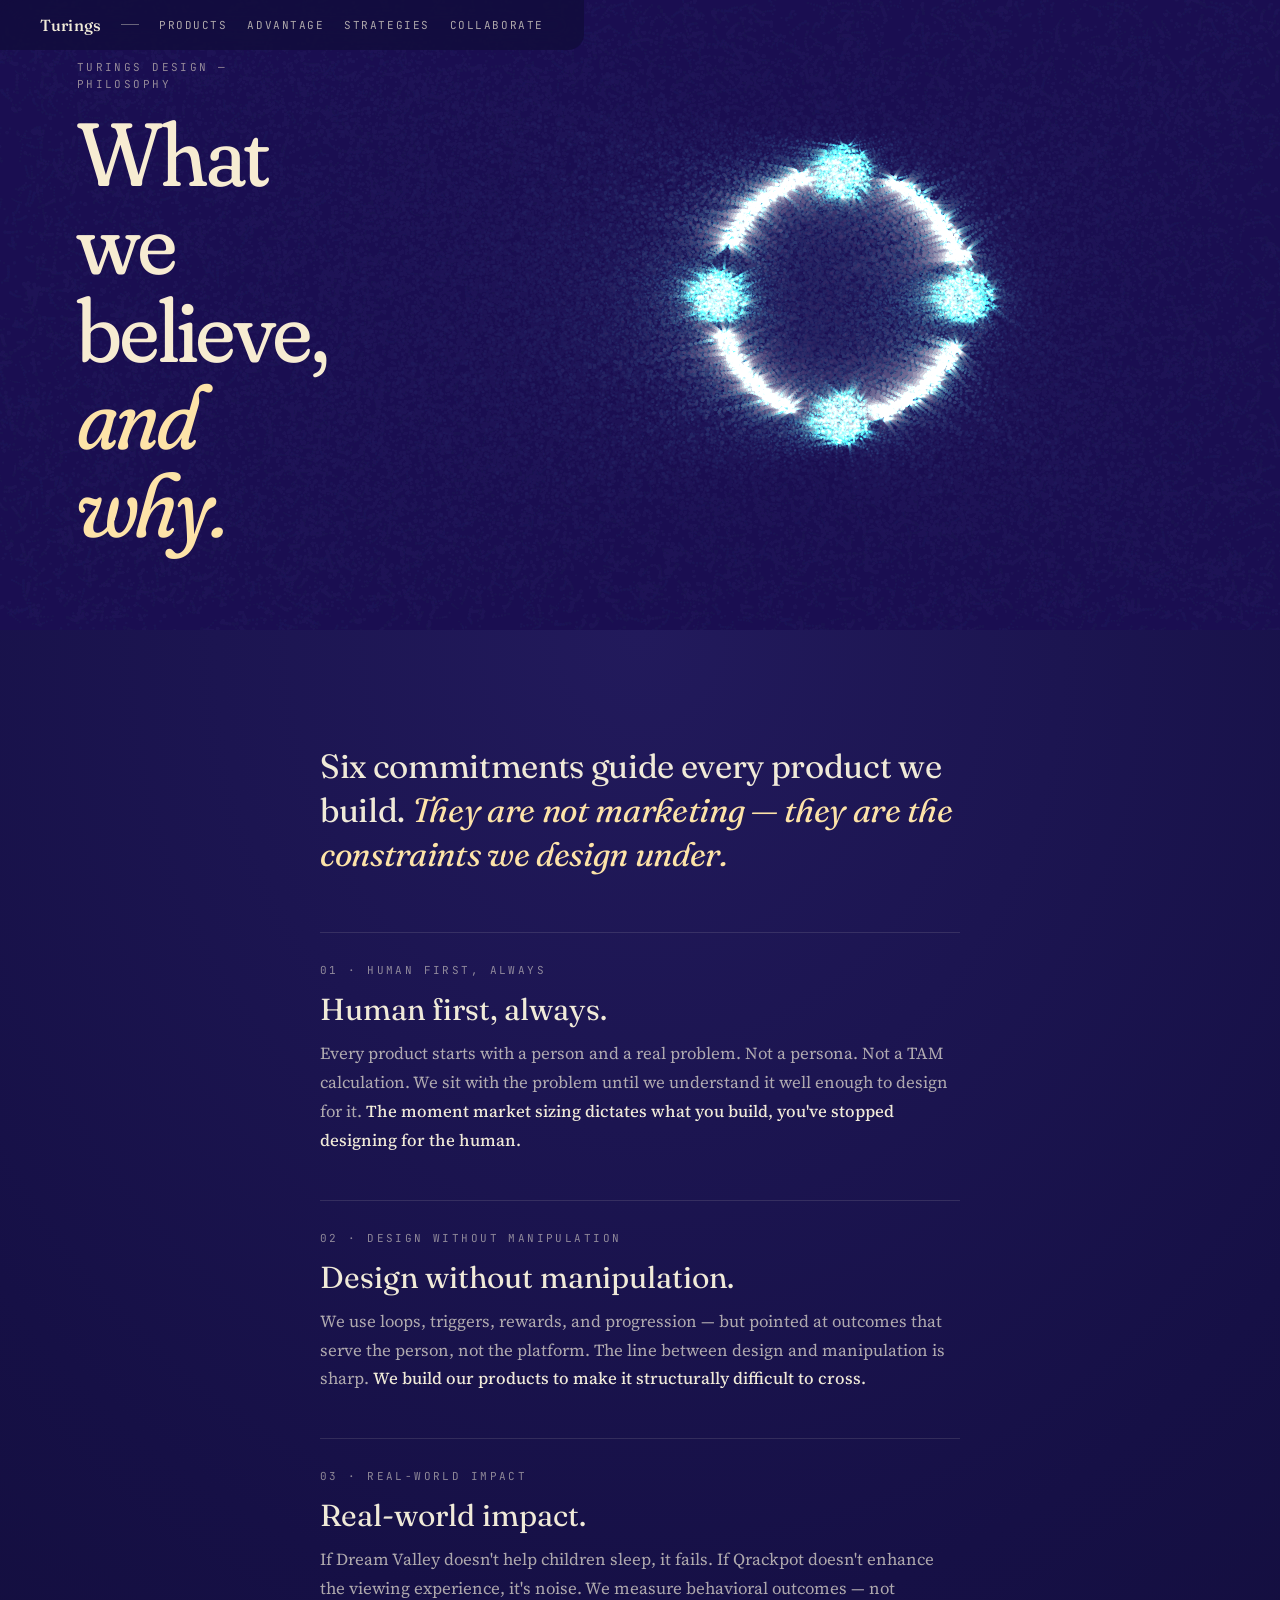
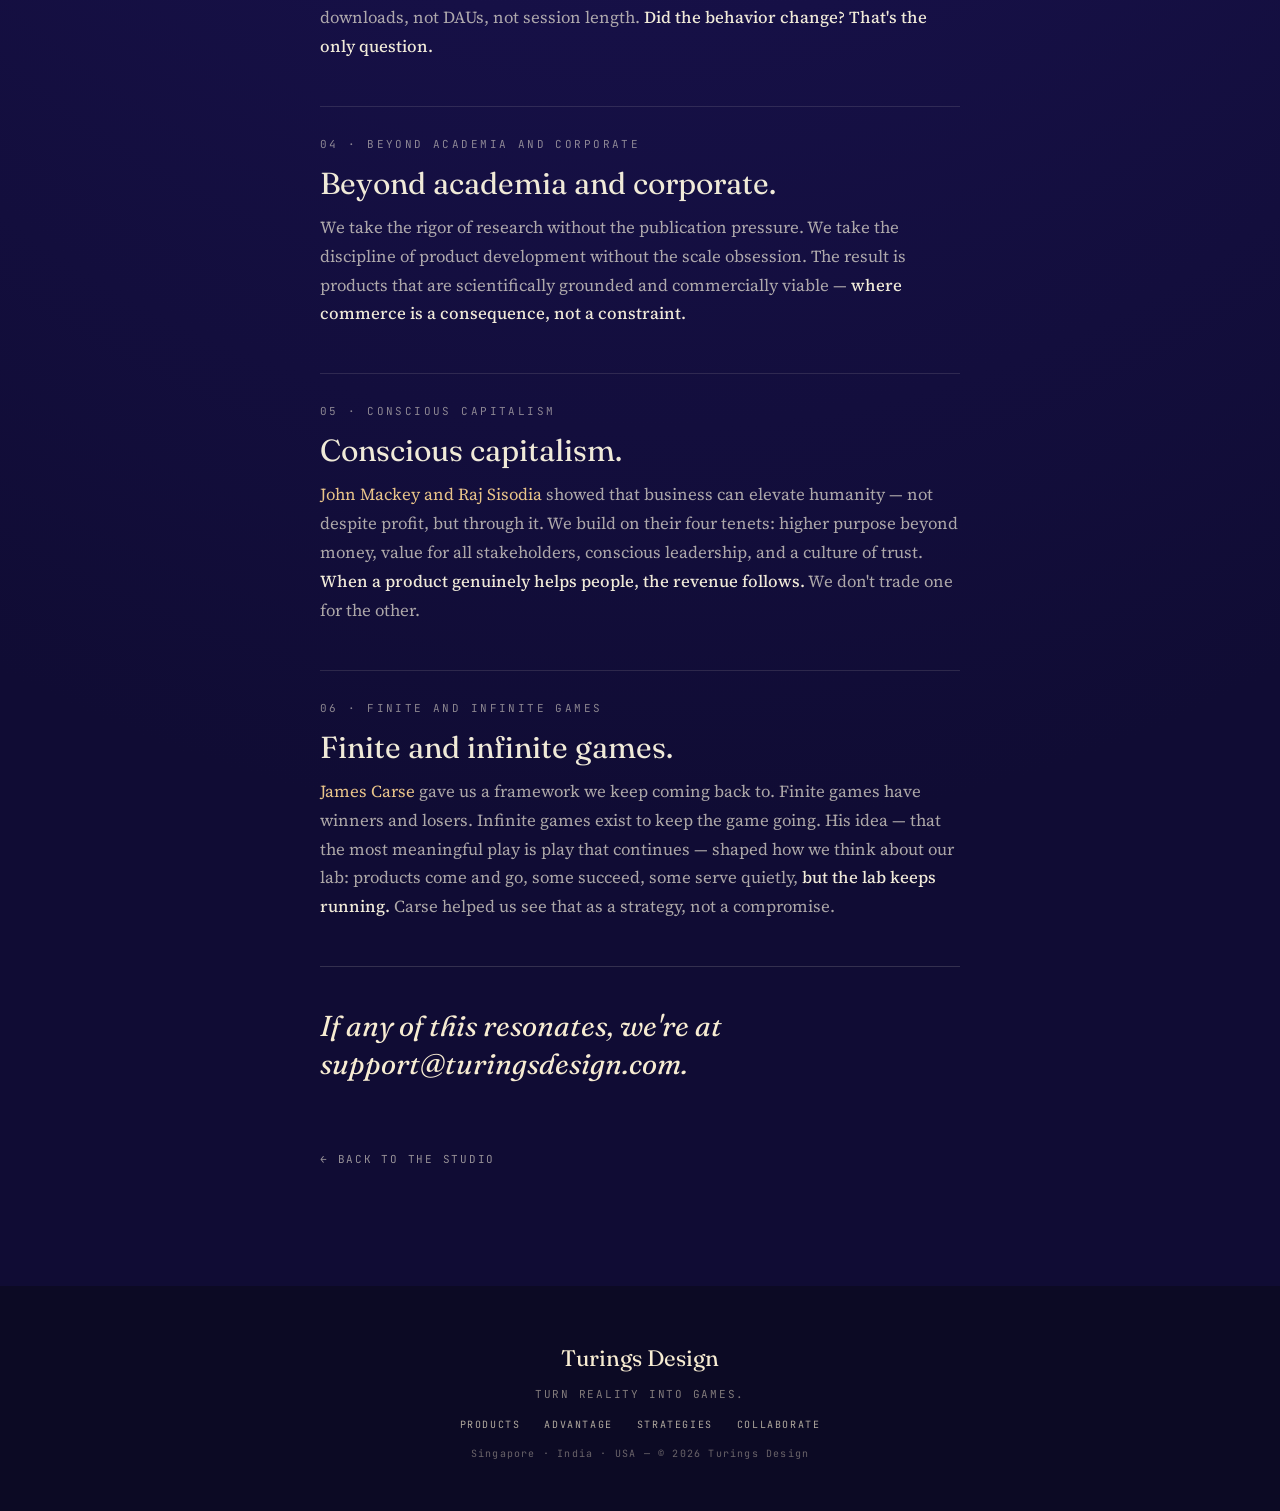
<file: philosophy.html>
<!doctype html>
<html lang="en">
<head>
<meta charset="utf-8">
<title>Philosophy — Turings Design</title>
<meta name="viewport" content="width=device-width, initial-scale=1">
<meta name="description" content="What we believe and why — six commitments that guide every product Turings Design builds.">
<link rel="stylesheet" href="assets/site.css">
<link rel="stylesheet" href="assets/sections.css?v=17">
<style>
  .phil-hero { position: relative; height: 70vh; min-height: 460px; background: radial-gradient(110% 80% at 64% 38%, #2c2270 0%, #1a1550 48%, #0f0b30 100%); overflow: hidden; }
  .phil-hero canvas.scene { position: absolute; inset: 0; width: 100%; height: 100%; display: block; }
  .phil-hero .hero-copy { position: absolute; left: clamp(24px,6vw,88px); bottom: clamp(40px,9vh,84px); z-index: 3; max-width: 20ch; }
  .phil-essay { background: radial-gradient(120% 80% at 50% 0%, #221a5c 0%, #161046 55%, #100c34 100%); color: #f0ead8; padding: clamp(64px,9vw,120px) 0; }
  .phil-wrap { max-width: 720px; margin: 0 auto; padding: 0 clamp(20px,5vw,40px); }
  .phil-lede { font-family: var(--display); font-weight: 400; font-size: clamp(1.4rem,3vw,2.1rem); line-height: 1.3; letter-spacing: -0.01em; margin: 0 0 56px; }
  .phil-lede em { font-style: italic; color: #fde3a8; }
  .phil-block { margin: 0 0 44px; border-top: 1px solid rgba(240,234,216,0.12); padding-top: 28px; }
  .phil-block .n { font-family: var(--mono); font-size: 11px; letter-spacing: 0.22em; text-transform: uppercase; color: rgba(240,234,216,0.55); margin: 0 0 12px; }
  .phil-block h2 { font-family: var(--display); font-weight: 400; font-size: clamp(1.4rem,2.6vw,1.9rem); line-height: 1.12; margin: 0 0 14px; }
  .phil-block p { font-family: var(--body); font-size: 1.05rem; line-height: 1.72; color: rgba(240,234,216,0.7); margin: 0; }
  .phil-block p strong { color: #f0ead8; font-weight: 500; }
  .phil-block cite { font-style: normal; color: #e9c489; }
  .phil-close { font-family: var(--display); font-style: italic; font-size: clamp(1.3rem,2.6vw,1.8rem); line-height: 1.3; color: #f7ecd2; border-top: 1px solid rgba(240,234,216,0.16); padding-top: 40px; margin-top: 16px; }
  .phil-back { font-family: var(--mono); font-size: 11px; letter-spacing: 0.16em; text-transform: uppercase; color: rgba(240,234,216,0.6); display: inline-block; margin-top: 40px; }
  .phil-back:hover { color: #f0ead8; }
</style>
</head>
<body data-screen-label="philosophy">

<nav class="mark" aria-label="primary">
  <a class="home" href="index.html">Turings</a>
  <span class="sep"></span>
  <a href="index.html#products">Products</a>
  <a href="index.html#approach">Advantage</a>
  <a href="index.html#strategies">Strategies</a>
  <a href="index.html#collaborate">Collaborate</a>
</nav>

<section class="phil-hero" data-screen-label="philosophy-hero">
  <canvas class="scene" data-figs="loop,heart" data-palette="neon" data-flow="orbit" data-anchor="right" data-cyc="3600" aria-hidden="true"></canvas>
  <div class="hero-copy">
    <p class="hero-pn">Turings Design — philosophy</p>
    <h1 class="hero-h1">What we believe,<br><em>and why.</em></h1>
  </div>
</section>

<section class="phil-essay">
  <div class="phil-wrap">
    <p class="phil-lede">Six commitments guide every product we build. <em>They are not marketing — they are the constraints we design under.</em></p>

    <div class="phil-block"><p class="n">01 · human first, always</p><h2>Human first, always.</h2><p>Every product starts with a person and a real problem. Not a persona. Not a TAM calculation. We sit with the problem until we understand it well enough to design for it. <strong>The moment market sizing dictates what you build, you've stopped designing for the human.</strong></p></div>

    <div class="phil-block"><p class="n">02 · design without manipulation</p><h2>Design without manipulation.</h2><p>We use loops, triggers, rewards, and progression — but pointed at outcomes that serve the person, not the platform. The line between design and manipulation is sharp. <strong>We build our products to make it structurally difficult to cross.</strong></p></div>

    <div class="phil-block"><p class="n">03 · real-world impact</p><h2>Real-world impact.</h2><p>If Dream Valley doesn't help children sleep, it fails. If Qrackpot doesn't enhance the viewing experience, it's noise. We measure behavioral outcomes — not downloads, not DAUs, not session length. <strong>Did the behavior change? That's the only question.</strong></p></div>

    <div class="phil-block"><p class="n">04 · beyond academia and corporate</p><h2>Beyond academia and corporate.</h2><p>We take the rigor of research without the publication pressure. We take the discipline of product development without the scale obsession. The result is products that are scientifically grounded and commercially viable — <strong>where commerce is a consequence, not a constraint.</strong></p></div>

    <div class="phil-block"><p class="n">05 · conscious capitalism</p><h2>Conscious capitalism.</h2><p><cite>John Mackey and Raj Sisodia</cite> showed that business can elevate humanity — not despite profit, but through it. We build on their four tenets: higher purpose beyond money, value for all stakeholders, conscious leadership, and a culture of trust. <strong>When a product genuinely helps people, the revenue follows.</strong> We don't trade one for the other.</p></div>

    <div class="phil-block"><p class="n">06 · finite and infinite games</p><h2>Finite and infinite games.</h2><p><cite>James Carse</cite> gave us a framework we keep coming back to. Finite games have winners and losers. Infinite games exist to keep the game going. His idea — that the most meaningful play is play that continues — shaped how we think about our lab: products come and go, some succeed, some serve quietly, <strong>but the lab keeps running.</strong> Carse helped us see that as a strategy, not a compromise.</p></div>

    <p class="phil-close">If any of this resonates, we're at support@turingsdesign.com.</p>
    <a class="phil-back" href="index.html">← back to the studio</a>
  </div>
</section>

<footer class="foot">
  <p class="fmark">Turings Design</p>
  <p class="mono" style="color:rgba(247,236,210,.5);letter-spacing:.16em">Turn reality into games.</p>
  <div class="flinks"><a href="index.html#products">Products</a><a href="index.html#approach">Advantage</a><a href="index.html#strategies">Strategies</a><a href="index.html#collaborate">Collaborate</a></div>
  <p class="fcopy">Singapore · India · USA — © 2026 Turings Design</p>
</footer>

<script src="assets/metaphors.js?v=17"></script>
<script src="assets/play.js?v=17"></script>
</body>
</html>
</file>
<file: assets/site.css>
/* ============================================================
   TURINGS DESIGN — behavioral game studio
   Shared system. Two faces: PLAY (warm) / MECHANISM (cool light).
   Redraw, not crossfade. Animation only on active flip.
   ============================================================ */

@import url('https://fonts.googleapis.com/css2?family=Fraunces:opsz,wght,SOFT,WONK@9..144,300..700,30..100,0..1&family=Source+Serif+4:opsz,wght@8..60,300;8..60,400;8..60,500&family=JetBrains+Mono:wght@300;400;500&display=swap');

:root {
  /* PLAY face */
  --warm-paper:        #FAF6EE;
  --warm-paper-deep:   #F2EBD9;
  --warm-ink:          #1A1410;
  --warm-ink-soft:     #6B5E4F;
  --warm-rule:         #C9BFAA;

  /* MECHANISM face — cool LIGHT paper */
  --cool-paper:        #ECEEF1;
  --cool-paper-deep:   #DEE2E7;
  --cool-ink:          #0E1116;
  --cool-ink-soft:     #5A626D;
  --cool-rule:         #98A0AC;

  /* Resolved face vars */
  --paper:    var(--warm-paper);
  --paper-2:  var(--warm-paper-deep);
  --ink:      var(--warm-ink);
  --ink-soft: var(--warm-ink-soft);
  --rule:     var(--warm-rule);

  /* Type */
  --display:    'Fraunces', 'Source Serif 4', Georgia, serif;
  --body:       'Source Serif 4', Georgia, serif;
  --mono:       'JetBrains Mono', ui-monospace, Menlo, monospace;

  /* Geometry */
  --edge: 32px;
  --hair: 1px;
}

@media (max-width: 760px) {
  :root { --edge: 18px; }
}

/* The flip ------------------------------------------------ */
body[data-face="mechanism"] {
  --paper:    var(--cool-paper);
  --paper-2:  var(--cool-paper-deep);
  --ink:      var(--cool-ink);
  --ink-soft: var(--cool-ink-soft);
  --rule:     var(--cool-rule);
}

/* The flip transition is ONLY on the paper/ink swap and is
   triggered by the .flipping-now class — never on page load. */
body.flipping-now {
  transition:
    background-color 480ms cubic-bezier(.7,0,.2,1),
    color            480ms cubic-bezier(.7,0,.2,1);
}
body.flipping-now * {
  transition:
    color            480ms cubic-bezier(.7,0,.2,1),
    border-color     480ms cubic-bezier(.7,0,.2,1),
    background-color 480ms cubic-bezier(.7,0,.2,1),
    fill             480ms cubic-bezier(.7,0,.2,1),
    stroke           480ms cubic-bezier(.7,0,.2,1),
    filter           480ms cubic-bezier(.7,0,.2,1);
}

/* Base ---------------------------------------------------- */
* { box-sizing: border-box; }
html, body { margin: 0; padding: 0; }

body {
  font-family: var(--body);
  background: var(--paper);
  color: var(--ink);
  font-size: 17px;
  line-height: 1.5;
  -webkit-font-smoothing: antialiased;
  text-rendering: optimizeLegibility;
}

a { color: inherit; text-decoration: none; }

/* Wordmark cluster + wayfinding (top-left, naked) --------- */
.mark {
  position: fixed;
  top: var(--edge);
  left: var(--edge);
  z-index: 50;
  display: flex;
  align-items: baseline;
  gap: 22px;
  font-family: var(--mono);
  font-size: 11px;
  letter-spacing: 0.14em;
  text-transform: uppercase;
  mix-blend-mode: difference;
  color: #fdfaf3;
}
.mark a { opacity: .82; }
.mark a:hover { opacity: 1; }
.mark .home {
  font-family: var(--display);
  font-weight: 500;
  font-size: 16px;
  letter-spacing: 0.01em;
  text-transform: none;
  opacity: 1;
}
.mark .sep {
  width: 18px;
  height: 1px;
  background: currentColor;
  opacity: .4;
  align-self: center;
  transform: translateY(-1px);
}

/* a tiny "back to top" exit appears on scroll */
.exit {
  position: fixed;
  bottom: 22px;
  left: var(--edge);
  font-family: var(--mono);
  font-size: 10px;
  letter-spacing: 0.18em;
  text-transform: uppercase;
  color: var(--ink-soft);
  opacity: 0;
  transition: opacity 250ms ease;
  z-index: 50;
  cursor: pointer;
  background: none; border: none; padding: 0;
}
.exit.show { opacity: 1; }

/* TOGGLE primitive --------------------------------------- */
.toggle-host {
  position: fixed;
  top: var(--edge);
  right: var(--edge);
  z-index: 60;
  user-select: none;
}
@media (max-width: 760px) {
  .toggle-host {
    top: auto;
    right: 50%;
    bottom: calc(18px + env(safe-area-inset-bottom, 0px));
    transform: translateX(50%);
  }
}

.toggle {
  display: inline-flex;
  align-items: center;
  gap: 14px;
  font-family: var(--mono);
  font-size: 10px;
  letter-spacing: 0.22em;
  text-transform: uppercase;
  color: var(--ink);
  background: var(--paper);
  padding: 8px 14px 8px 14px;
  border: 1px solid var(--ink);
}
.toggle .lbl {
  cursor: pointer;
  opacity: .42;
  transition: opacity 220ms ease;
  padding: 2px 0;
  background: none;
  border: none;
  font: inherit;
  color: inherit;
  letter-spacing: inherit;
  text-transform: inherit;
}
.toggle .lbl.is-active { opacity: 1; }
.toggle .track {
  position: relative;
  width: 88px;
  height: 14px;
  border: 1px solid var(--ink);
  cursor: pointer;
}
.toggle .ind {
  position: absolute;
  top: -1px;
  bottom: -1px;
  left: -1px;
  width: 44px;
  background: var(--ink);
  transition: transform 360ms cubic-bezier(.7,0,.2,1);
}
body[data-face="mechanism"] .toggle .ind {
  transform: translateX(44px);
}

/* Pre-arm pulse only on entrance, only before first flip */
body.armed .toggle .track::after {
  content: "";
  position: absolute;
  inset: -4px;
  border: 1px solid var(--ink);
  opacity: 0;
  animation: arm-pulse 3.6s ease-out infinite;
}
@keyframes arm-pulse {
  0%   { opacity: 0; transform: scale(1); }
  10%  { opacity: 0.5; }
  60%  { opacity: 0; transform: scale(1.15); }
  100% { opacity: 0; transform: scale(1.15); }
}

/* Face content: two layers per redraw block ---------------- */
.face {
  display: contents;
}
.face-play { display: block; }
.face-mech { display: none; }
body[data-face="mechanism"] .face-play { display: none; }
body[data-face="mechanism"] .face-mech { display: block; }

/* The .redraw container stacks both faces.
   Inactive face goes visibility:hidden so it leaves the tab order
   and the AX tree. During an active flip both are made visible
   so the cross-fade can play. */
.redraw {
  position: relative;
}
.redraw .face-play,
.redraw .face-mech {
  display: block;
  position: absolute;
  inset: 0;
  opacity: 0;
  visibility: hidden;
  pointer-events: none;
}
body[data-face="play"] .redraw .face-play {
  opacity: 1;
  visibility: visible;
  pointer-events: auto;
}
body[data-face="mechanism"] .redraw .face-mech {
  opacity: 1;
  visibility: visible;
  pointer-events: auto;
}
body[data-face="mechanism"] .redraw .face-play {
  filter: saturate(0) brightness(1.04);
}

/* Active flip: both faces visible for the cross-fade window */
body.flipping-now .redraw .face-play,
body.flipping-now .redraw .face-mech {
  visibility: visible;
  transition: opacity 420ms ease, filter 480ms ease;
}
body.flipping-now.long .redraw .face-play,
body.flipping-now.long .redraw .face-mech {
  transition: opacity 700ms ease, filter 700ms ease;
}

/* SVG line-trace utility */
.trace path,
.trace line,
.trace polyline,
.trace circle,
.trace rect,
.trace ellipse {
  stroke-dasharray: var(--len, 1200);
  stroke-dashoffset: var(--len, 1200);
}
body[data-face="mechanism"] .trace path,
body[data-face="mechanism"] .trace line,
body[data-face="mechanism"] .trace polyline,
body[data-face="mechanism"] .trace circle,
body[data-face="mechanism"] .trace rect,
body[data-face="mechanism"] .trace ellipse {
  stroke-dashoffset: 0;
}
body.flipping-now .trace path,
body.flipping-now .trace line,
body.flipping-now .trace polyline,
body.flipping-now .trace circle,
body.flipping-now .trace rect,
body.flipping-now .trace ellipse {
  transition: stroke-dashoffset 600ms cubic-bezier(.5,.1,.2,1) 80ms;
}
body.flipping-now.long .trace path,
body.flipping-now.long .trace line,
body.flipping-now.long .trace polyline,
body.flipping-now.long .trace circle,
body.flipping-now.long .trace rect,
body.flipping-now.long .trace ellipse {
  transition: stroke-dashoffset 900ms cubic-bezier(.5,.1,.2,1) 100ms;
}

/* mech labels reveal with a mask-wipe */
.mech-label {
  display: inline-block;
  overflow: hidden;
  clip-path: inset(0 0 0 0);
}
.mech-label > span {
  display: inline-block;
  transform: translateY(0);
}
body.flipping-now .mech-label > span {
  animation: label-wipe 520ms cubic-bezier(.7,0,.2,1) both;
}
body.flipping-now.long .mech-label > span {
  animation-duration: 700ms;
}
@keyframes label-wipe {
  0%   { transform: translateY(105%); opacity: 0; }
  40%  { opacity: 1; }
  100% { transform: translateY(0); opacity: 1; }
}

/* Striped art placeholder ---------------------------------- */
.placeholder {
  background-image: repeating-linear-gradient(
    135deg,
    var(--paper-2) 0 14px,
    var(--paper)  14px 28px
  );
  display: flex;
  align-items: flex-end;
  position: relative;
  overflow: hidden;
}
.placeholder .ph-label {
  font-family: var(--mono);
  font-size: 10px;
  letter-spacing: 0.18em;
  text-transform: uppercase;
  color: var(--ink-soft);
  padding: 12px 16px;
}

/* Mono caption util */
.mono {
  font-family: var(--mono);
  font-size: 11px;
  letter-spacing: 0.14em;
  text-transform: uppercase;
}
.mono-sm { font-family: var(--mono); font-size: 10.5px; letter-spacing: 0.12em; }
.mono-md { font-family: var(--mono); font-size: 13px; letter-spacing: 0.06em; }

/* Display util */
.display {
  font-family: var(--display);
  font-weight: 400;
  font-style: normal;
  font-optical-sizing: auto;
  line-height: 1.02;
  letter-spacing: -0.01em;
  text-wrap: balance;
}

/* hairline rule */
.rule { height: 1px; background: var(--rule); width: 100%; }

/* Reduced motion */
@media (prefers-reduced-motion: reduce) {
  body.flipping-now * { transition-duration: 1ms !important; }
  body.flipping-now .trace * { transition-duration: 1ms !important; }
  body.flipping-now .mech-label > span { animation: none !important; }
}
</file>
<file: assets/sections.css>
/* ============================================================
   TURINGS DESIGN — section system on top of site.css
   Every section is a two-faced layer: PLAY (warm studio, dark
   game-screens) / MECHANISM (cool paper schematic). Faces are
   scoped per-section via .layer-sec[data-face]; the fluid scenes
   live in dark .scene-stage panels so additive particles read.
   ============================================================ */

/* nav additions — scrim bar so scrolling content never overlaps the fixed nav */
.mark { mix-blend-mode: normal; top: 0; left: 0; align-items: center; gap: 20px; padding: 13px clamp(22px, 3.5vw, 40px); background: rgba(16, 12, 52, 0.62); -webkit-backdrop-filter: blur(12px); backdrop-filter: blur(12px); border-radius: 0 0 16px 0; }
.mark, .mark a, .mark .home { color: #f0ead8; }
.mark a { opacity: 0.7; }
.mark a:hover { opacity: 1; }
.nav-cta {
  position: fixed; top: var(--edge); right: var(--edge); z-index: 60;
  font-family: var(--mono); font-size: 10px; letter-spacing: 0.18em; text-transform: uppercase;
  color: #0c0a24; background: #f5c876; padding: 9px 16px; border-radius: 100px;
}
@media (max-width: 760px) { .nav-cta { display: none; } }

/* ---- section shell -------------------------------------- */
body { background: #100c34; }
.layer-sec {
  position: relative;
  padding: clamp(64px, 8vw, 124px) 0;
  background: radial-gradient(120% 90% at 50% 8%, #271e63 0%, #181150 52%, #100c34 100%);
  color: #f0ead8;
  --rule: rgba(240,234,216,0.14); --soft: rgba(240,234,216,0.6);
  transition: color .5s cubic-bezier(.7,0,.2,1);
  overflow: hidden;
}
/* mechanism = a blueprint overlay revealed by clip-path:
   circle(0) hidden · circle(175%) = full flip */
.pl-face { position: relative; z-index: 1; }
.mc-face {
  position: absolute; inset: 0; z-index: 6; overflow: hidden;
  display: flex; align-items: center; justify-content: center;
  padding: clamp(44px, 8vh, 96px) clamp(20px, 4vw, 48px);
  background: var(--cool-paper); color: var(--cool-ink);
  --rule: var(--cool-rule); --soft: var(--cool-ink-soft);
  background-image:
    linear-gradient(to right, rgba(14,17,22,0.05) 1px, transparent 1px),
    linear-gradient(to bottom, rgba(14,17,22,0.05) 1px, transparent 1px);
  background-size: 46px 46px;
  clip-path: circle(0 at 50% 50%); -webkit-clip-path: circle(0 at 50% 50%);
  transition: clip-path .55s cubic-bezier(.5,.1,.2,1);
  pointer-events: none;
}
.layer-sec[data-face="mechanism"] .mc-face { clip-path: circle(175% at 50% 50%); -webkit-clip-path: circle(175% at 50% 50%); transition: clip-path .75s cubic-bezier(.7,0,.2,1); }
.wrapc { max-width: 1180px; margin: 0 auto; padding: 0 clamp(20px, 4vw, 40px); }

.flip-chip {
  position: absolute; top: 22px; right: clamp(20px, 4vw, 40px); z-index: 8;
  font-family: var(--mono); font-size: 10px; letter-spacing: 0.16em; text-transform: uppercase;
  color: #f0ead8; background: rgba(18,13,52,0.5); border: 1px solid rgba(240,234,216,0.3);
  padding: 7px 12px; cursor: pointer; transition: background-color .5s, color .5s, border-color .5s; backdrop-filter: blur(4px);
}
.layer-sec[data-face="mechanism"] .flip-chip { color: var(--cool-ink); background: var(--cool-paper); border-color: var(--cool-ink); }

/* ---- blueprint diagram language (engineering drawing) ---- */
.blueprint { width: 100%; max-width: 700px; height: auto; display: block; color: var(--cool-ink); }
.bp-line { stroke: var(--cool-ink); stroke-width: 1; fill: none; }
.bp-dash { stroke: var(--cool-ink); stroke-width: 1; stroke-dasharray: 4 4; fill: none; }
.bp-node { fill: var(--cool-paper); stroke: var(--cool-ink); stroke-width: 1.2; }
.bp-fill { fill: rgba(14,17,22,0.06); stroke: var(--cool-ink); stroke-width: 1; }
.bp-t { font-family: var(--mono); font-size: 10px; fill: var(--cool-ink); letter-spacing: 0.02em; }
.bp-ts { font-family: var(--mono); font-size: 8.5px; fill: var(--cool-ink-soft); letter-spacing: 0.12em; }
.bp-live { fill: #b0421f; }
.bp-livestroke { stroke: #b0421f; stroke-width: 1.4; fill: none; }
.bp-title { font-family: var(--mono); font-size: 9px; fill: var(--cool-ink-soft); letter-spacing: 0.16em; }

/* ---- section headers ------------------------------------ */
.sec-eyebrow { font-family: var(--mono); font-size: 11px; letter-spacing: 0.2em; text-transform: uppercase; color: var(--soft); margin: 0 0 16px; }
.sec-title { font-family: var(--display); font-weight: 400; font-size: clamp(28px, 4.4vw, 52px); line-height: 1.04; letter-spacing: -0.015em; margin: 0 0 14px; font-variation-settings: "opsz" 144, "SOFT" 60, "WONK" 0; }
.sec-title em { font-style: italic; color: #e9c489; }
.sec-sub { font-family: var(--body); font-size: 1.05rem; line-height: 1.6; color: var(--soft); max-width: 56ch; margin: 0 0 8px; }
.sec-head { margin-bottom: 48px; max-width: 760px; }

/* ---- dark game-screen stage that holds a fluid scene ---- */
.scene-stage { position: relative; background: radial-gradient(125% 95% at 50% 22%, #251c66 0%, #150f48 50%, #0b0826 100%); border: 1px solid rgba(240,234,216,0.08); border-radius: 16px; overflow: hidden; }
canvas.scene { display: block; width: 100%; height: 100%; }
.scene-tag { position: absolute; left: 12px; top: 10px; z-index: 2; font-family: var(--mono); font-size: 9px; letter-spacing: 0.16em; text-transform: uppercase; color: rgba(247,236,210,0.45); }

/* ---- HERO ----------------------------------------------- */
.hero-sec { position: relative; padding: 0; overflow: hidden; }
.hero-sec[data-face="play"] { background: radial-gradient(110% 80% at 64% 38%, #2c2270 0%, #1a1550 48%, #0f0b30 100%); }
.hero-sec .pl-face { position: relative; height: 100vh; height: 100dvh; min-height: 600px; }
.hero-sec .mc-face { padding-bottom: clamp(64px, 8vw, 120px); min-height: 70vh; }
.hero-sec canvas.scene { position: absolute; inset: 0; }
.hero-copy { position: absolute; left: clamp(24px, 6vw, 88px); bottom: clamp(40px, 9vh, 96px); z-index: 4; max-width: 70vw; }
.hero-pn { font-family: var(--mono); font-size: 11px; letter-spacing: 0.22em; text-transform: uppercase; color: rgba(247,236,210,0.55); margin: 0 0 18px; }
.hero-h1 { font-family: var(--display); font-weight: 400; font-size: clamp(40px, 7vw, 96px); line-height: 0.98; letter-spacing: -0.018em; color: #f7ecd2; margin: 0; font-variation-settings: "opsz" 144, "SOFT" 100, "WONK" 1; }
.hero-h1 em { font-style: italic; color: #fde3a8; }
.hero-stats { display: flex; gap: 26px; align-items: baseline; margin-top: 30px; font-family: var(--mono); font-size: 10px; letter-spacing: 0.14em; text-transform: uppercase; color: rgba(247,236,210,0.6); }
.hero-stats b { font-family: var(--display); font-size: 26px; letter-spacing: 0; color: #f7ecd2; display: block; margin-bottom: 2px; }
.hero-seq { position: absolute; right: clamp(20px,4vw,40px); top: 78px; z-index: 4; display: flex; gap: 6px; }
.hero-seq i { width: 6px; height: 6px; border-radius: 50%; background: rgba(247,236,210,0.22); }
.hero-scroll { position: absolute; left: 50%; bottom: 26px; transform: translateX(-50%); width: 1px; height: 54px; background: linear-gradient(to bottom, rgba(247,236,210,.5), transparent); z-index: 4; }

/* ---- card grids ----------------------------------------- */
.grid { display: grid; gap: 18px; }
.g-3 { grid-template-columns: repeat(3, 1fr); }
.g-2 { grid-template-columns: repeat(2, 1fr); }
.card { background: rgba(255,255,255,0.05); border: 1px solid rgba(240,234,216,0.10); border-radius: 16px; padding: 16px; transition: background-color .5s, transform .35s var(--ease-out-back, cubic-bezier(.34,1.56,.64,1)); }
.layer-sec[data-face="mechanism"] .card { background: var(--cool-paper-deep); border-color: transparent; border-radius: 0; }
.card:hover { transform: translateY(-4px); }
.layer-sec[data-face="mechanism"] .card:hover { transform: none; }
.card .scene-stage { height: 150px; margin-bottom: 14px; }
.card h3 { font-family: var(--display); font-weight: 400; font-size: 1.25rem; line-height: 1.1; margin: 0 0 6px; }
.card .hook { font-family: var(--display); font-style: italic; font-size: 0.98rem; color: #e9c489; margin: 0 0 8px; }
.card .ceyebrow { font-family: var(--mono); font-size: 10px; letter-spacing: 0.2em; text-transform: uppercase; color: var(--soft); margin: 0 0 7px; }
.card p { font-family: var(--body); font-size: 0.9rem; line-height: 1.55; color: var(--soft); margin: 0; }

/* ---- MECHANISM register / schematic --------------------- */
.mech-eyebrow { font-family: var(--mono); font-size: 10px; letter-spacing: 0.22em; text-transform: uppercase; color: var(--soft); margin: 0 0 18px; }
.mrow { display: grid; grid-template-columns: 150px 1fr; gap: 14px; padding: 11px 0; border-bottom: 1px dashed var(--rule); font-family: var(--mono); font-size: 12px; line-height: 1.5; }
.mrow:last-child { border-bottom: none; }
.mrow .pn { color: var(--cool-ink); font-weight: 500; }
.mrow .cl { color: var(--soft); }
.mrow .cl b { color: var(--cool-ink); font-weight: 500; }
.mech-grid3 { display: grid; grid-template-columns: repeat(3, 1fr); gap: 12px; }
.mcell { border: 1px dashed var(--rule); padding: 12px; }
.mcell .tag { font-family: var(--mono); font-size: 10px; letter-spacing: 0.04em; color: var(--cool-ink); margin: 0 0 6px; }
.mcell .cap { font-family: var(--mono); font-size: 10.5px; line-height: 1.5; color: var(--soft); margin: 0; }
.mech-loop { width: 100%; max-width: 620px; color: var(--cool-ink); display: block; }
.mech-statement { font-family: var(--mono); font-size: clamp(14px,1.6vw,19px); line-height: 1.5; color: var(--cool-ink); max-width: 60ch; margin: 0 0 20px; }

/* trace draw-in on flip to mechanism */

/* ---- process timeline ----------------------------------- */
.proc { position: relative; }
.proc-stage { height: 200px; margin-bottom: 36px; }
.proc-steps { display: grid; grid-template-columns: repeat(4, 1fr); gap: 18px; }
.proc-steps .n { font-family: var(--display); font-size: 28px; color: var(--soft); }
.proc-steps h3 { font-family: var(--display); font-weight: 400; font-size: 1.15rem; margin: 6px 0 6px; }
.proc-steps p { font-family: var(--body); font-size: 0.86rem; line-height: 1.5; color: var(--soft); margin: 0; }

/* ---- lab cards (scoped palettes already dark) ----------- */
.lab .card .scene-stage { height: 168px; }
.lab .platforms { font-family: var(--mono); font-size: 9.5px; letter-spacing: 0.16em; text-transform: uppercase; color: var(--soft); margin-top: 10px; }

/* ---- thesis --------------------------------------------- */
.thesis-statement { font-family: var(--display); font-weight: 400; font-size: clamp(22px, 3.2vw, 38px); line-height: 1.18; letter-spacing: -0.01em; max-width: 22ch; margin: 0; }
.thesis-statement em { font-style: italic; color: #e9c489; }
.pillars { display: grid; grid-template-columns: repeat(4, 1fr); gap: 16px; margin-top: 36px; }
.pillar h4 { font-family: var(--display); font-weight: 400; font-size: 1.02rem; margin: 0 0 6px; }
.pillar p { font-family: var(--body); font-size: 0.84rem; line-height: 1.5; color: var(--soft); margin: 0; }

/* ---- founder / contact ---------------------------------- */
.founder-grid { display: grid; grid-template-columns: 260px 1fr; gap: 48px; align-items: center; }
.founder-vis { border-radius: 18px; max-width: 300px; }
.founder-vis .scene-stage { height: 100%; }
.founder-photo { width: 100%; aspect-ratio: 4 / 5; object-fit: cover; object-position: 50% 28%; border-radius: 18px; border: 1px solid rgba(240,234,216,0.14); display: block; }
.founder-name { font-family: var(--display); font-size: clamp(1.8rem,3vw,2.4rem); font-weight: 400; margin: 0 0 4px; }
.founder-role { font-family: var(--mono); font-size: 11px; letter-spacing: 0.14em; text-transform: uppercase; color: var(--soft); margin: 0 0 20px; }
.founder-bio { font-family: var(--body); line-height: 1.65; color: var(--soft); margin: 0 0 14px; max-width: 56ch; }
.rec-grid { display: grid; grid-template-columns: repeat(3, 1fr); gap: 22px; margin-top: clamp(28px,5vh,52px); }
.rec-card { background: rgba(255,255,255,0.04); border: 1px solid rgba(240,234,216,0.12); border-radius: 18px; padding: 28px 26px 30px; display: flex; flex-direction: column; align-items: flex-start; transition: transform .25s ease, border-color .25s ease, background .25s ease; }
.rec-card:hover { transform: translateY(-4px); border-color: rgba(22,224,176,0.5); background: rgba(255,255,255,0.06); }
.rec-logo { height: 78px; display: flex; align-items: center; justify-content: flex-start; margin-bottom: 20px; text-decoration: none; }
.rec-badge { height: 58px; width: auto; border-radius: 8px; display: block; }
.rec-flag { height: 46px; width: auto; display: block; }
.rec-wordmark { font-family: var(--mono); font-weight: 700; font-size: 24px; letter-spacing: 0.04em; color: #f0ead8; border: 2px solid #f0ead8; padding: 7px 12px; line-height: 1; }
.rec-name { font-family: var(--display); font-weight: 400; font-size: clamp(1.15rem,1.6vw,1.35rem); color: #f0ead8; margin: 0 0 8px; }
.rec-note { font-family: var(--body); font-size: 0.92rem; line-height: 1.55; color: var(--soft); margin: 0; }
@media (max-width: 880px) { .rec-grid { grid-template-columns: 1fr; } }
.contact-grid { display: grid; grid-template-columns: 1fr 1fr; gap: 56px; align-items: start; }
.contact-stage { height: 220px; border-radius: 16px; margin-bottom: 22px; }
.field { width: 100%; padding: 13px 15px; border-radius: 12px; border: 1px solid var(--rule); background: rgba(255,255,255,0.06); color: #f0ead8; font-family: var(--body); font-size: 0.92rem; margin-bottom: 12px; outline: none; }
.field::placeholder { color: rgba(240,234,216,0.42); }
.field:focus { border-color: #e9c489; }
.row2 { display: grid; grid-template-columns: 1fr 1fr; gap: 12px; }
.checkline { font-family: var(--mono); font-size: 10.5px; letter-spacing: 0.06em; color: var(--soft); margin: 4px 0 18px; display: flex; gap: 10px; align-items: center; }
.btn-send { font-family: var(--display); font-size: 1.1rem; color: #f0ead8; background: none; border: none; border-bottom: 1px solid #f0ead8; padding: 0 0 5px; cursor: pointer; }
.contact-meta { font-family: var(--mono); font-size: 9.5px; letter-spacing: 0.16em; text-transform: uppercase; color: var(--soft); margin-top: 24px; line-height: 1.8; }

/* ---- footer --------------------------------------------- */
.foot { background: #0c0a24; color: rgba(247,236,210,0.7); padding: 56px 0 40px; text-align: center; }
.foot a { color: rgba(247,236,210,0.7); }
.foot .fmark { font-family: var(--display); font-size: 1.4rem; color: #f7ecd2; margin: 0 0 10px; }
.foot .flinks { display: flex; gap: 24px; justify-content: center; flex-wrap: wrap; font-family: var(--mono); font-size: 10px; letter-spacing: 0.16em; text-transform: uppercase; margin: 14px 0; }
.foot .fcopy { font-family: var(--mono); font-size: 10px; letter-spacing: 0.12em; color: rgba(247,236,210,0.4); margin-top: 14px; }

/* ---- responsive ----------------------------------------- */
@media (max-width: 900px) {
  .g-3, .mech-grid3, .proc-steps, .pillars { grid-template-columns: repeat(2, 1fr); }
  .founder-grid, .contact-grid { grid-template-columns: 1fr; gap: 28px; }
}
@media (max-width: 860px) {
  .mark a:not(.home), .mark .sep { display: none; }
  .flip-chip { top: 16px; }
}
@media (max-width: 600px) {
  .g-3, .g-2, .mech-grid3, .proc-steps, .pillars { grid-template-columns: 1fr; }
  .hero-copy { max-width: 88vw; }
  .mrow { grid-template-columns: 110px 1fr; }
}
@media (prefers-reduced-motion: reduce) {
  .card { transition: none; }
  .layer-sec, .layer-sec.flipping-now * { transition-duration: 1ms !important; }
}
</file>
<file: assets/scenes.css>
/* ============================================================
   Legacy animated scenes — ported from the original turingsdesign.com
   styles.css, recoloured to sit on the new purple scene panels.
   Used for every section's subtopic EXCEPT the hero (particles).
   ============================================================ */
:root{
  --accent-1:#8c6bff; --accent-2:#16e0b0; --accent-3:#ff8ab3;
  --font-heading:'Fraunces',Georgia,serif; --font-body:'Source Serif 4',Georgia,serif;
  --ease-out-expo:cubic-bezier(0.16,1,0.3,1); --ease-out-back:cubic-bezier(0.34,1.56,0.64,1);
  --text-muted:rgba(240,234,216,0.55); --text-primary:#f0ead8; --border-color:rgba(240,234,216,0.12);
}
.scene-stage{display:flex;align-items:center;justify-content:center;}
.scene-stage>.strategy-scene,.scene-stage>.approach-scene,.scene-stage>.work-card-visual{
  position:absolute!important;inset:0!important;width:100%!important;height:100%!important;
  margin:0!important;border:none!important;background:transparent!important;border-radius:inherit!important;}
/* ── Strategy Scene (shared) ── */

.strategy-scene {
  height: 80px;
  margin-bottom: 20px;
  position: relative;
  display: flex;
  align-items: center;
  justify-content: center;
  border-radius: 12px;
  background: rgba(124, 92, 255, 0.03);
  border: 1px solid rgba(124, 92, 255, 0.06);
  overflow: hidden;
}

/* ── 1. AI Mentor — Avatar with data streams + nudge arrow ── */

.scene-mentor {
  background: rgba(124, 92, 255, 0.03);
  border-color: rgba(124, 92, 255, 0.06);
}

.mentor-avatar {
  width: 24px;
  height: 24px;
  border-radius: 50%;
  background: linear-gradient(135deg, var(--accent-1), var(--accent-2));
  opacity: 0.7;
  position: relative;
  z-index: 1;
  animation: mentorPulseGlow 3s ease-in-out infinite;
}

.mentor-pulse {
  position: absolute;
  width: 24px;
  height: 24px;
  border-radius: 50%;
  border: 1px solid var(--accent-1);
  top: 50%;
  left: 50%;
  transform: translate(-50%, -50%) scale(1);
  animation: mentorRipple 3s ease-out infinite;
}

@keyframes mentorRipple {
  0% { transform: translate(-50%, -50%) scale(1); opacity: 0.5; }
  100% { transform: translate(-50%, -50%) scale(3); opacity: 0; }
}

@keyframes mentorPulseGlow {
  0%, 100% { box-shadow: 0 0 6px rgba(124, 92, 255, 0.2); }
  50% { box-shadow: 0 0 16px rgba(124, 92, 255, 0.5); }
}

.mentor-data {
  position: absolute;
  height: 2px;
  border-radius: 1px;
  animation: mentorDataFlow 2.5s ease-in-out infinite;
}

.md-1 { width: 20px; left: 15%; top: 25%; background: rgba(124, 92, 255, 0.3); animation-delay: 0s; }
.md-2 { width: 16px; left: 10%; top: 50%; background: rgba(0, 212, 170, 0.3); animation-delay: 0.5s; }
.md-3 { width: 24px; left: 12%; top: 70%; background: rgba(255, 107, 157, 0.25); animation-delay: 1s; }

@keyframes mentorDataFlow {
  0% { transform: translateX(-10px); opacity: 0; }
  30% { opacity: 1; }
  70% { opacity: 1; }
  100% { transform: translateX(30px); opacity: 0; }
}

.mentor-nudge {
  position: absolute;
  right: 18%;
  font-size: 0.7rem;
  font-weight: 700;
  color: var(--accent-2);
  opacity: 0;
  animation: mentorNudgeAppear 3s ease infinite 1.2s;
}

@keyframes mentorNudgeAppear {
  0%, 20% { opacity: 0; transform: translateX(-5px); }
  30% { opacity: 1; transform: translateX(0); }
  60% { opacity: 1; transform: translateX(0); }
  80%, 100% { opacity: 0; transform: translateX(5px); }
}

/* ── 2. Mood-Adaptive Content — Book pages shifting + mood indicator ── */

.scene-mood {
  background: rgba(255, 107, 157, 0.02);
  border-color: rgba(255, 107, 157, 0.06);
}

.mood-book {
  width: 40px;
  height: 50px;
  position: relative;
  z-index: 1;
}

.mood-page {
  position: absolute;
  width: 100%;
  height: 100%;
  border-radius: 2px 6px 6px 2px;
  border: 1px solid rgba(255, 107, 157, 0.12);
  transform-origin: left center;
}

.mp-1 {
  background: rgba(255, 107, 157, 0.08);
  animation: moodPageFlip 4s ease-in-out infinite;
}

.mp-2 {
  background: rgba(255, 107, 157, 0.05);
  animation: moodPageFlip 4s ease-in-out infinite 0.3s;
}

.mp-3 {
  background: rgba(255, 107, 157, 0.03);
  animation: moodPageFlip 4s ease-in-out infinite 0.6s;
}

@keyframes moodPageFlip {
  0%, 30% { transform: rotateY(0deg); }
  40% { transform: rotateY(-30deg); }
  60% { transform: rotateY(-30deg); }
  70%, 100% { transform: rotateY(0deg); }
}

.mood-indicator {
  position: absolute;
  right: 22%;
  width: 10px;
  height: 10px;
  border-radius: 50%;
  animation: moodShift 4s ease-in-out infinite;
}

@keyframes moodShift {
  0%, 20% { background: rgba(255, 107, 157, 0.6); box-shadow: 0 0 8px rgba(255, 107, 157, 0.3); }
  50% { background: rgba(124, 92, 255, 0.6); box-shadow: 0 0 8px rgba(124, 92, 255, 0.3); }
  80%, 100% { background: rgba(0, 212, 170, 0.6); box-shadow: 0 0 8px rgba(0, 212, 170, 0.3); }
}

.mood-wave {
  position: absolute;
  width: 30px;
  height: 1px;
  right: 15%;
  border-radius: 1px;
}

.mw-1 {
  top: 35%;
  background: rgba(255, 107, 157, 0.2);
  animation: moodWaveShift 4s ease infinite 0.2s;
}

.mw-2 {
  bottom: 30%;
  background: rgba(0, 212, 170, 0.2);
  animation: moodWaveShift 4s ease infinite 0.8s;
}

@keyframes moodWaveShift {
  0%, 20% { width: 30px; opacity: 0.3; }
  50% { width: 18px; opacity: 0.7; }
  80%, 100% { width: 30px; opacity: 0.3; }
}

/* ── 3. Health as Investment — Growth curve + return indicator ── */

.scene-invest {
  background: rgba(0, 212, 170, 0.02);
  border-color: rgba(0, 212, 170, 0.06);
}

.invest-chart {
  position: relative;
  width: 120px;
  height: 50px;
}

.invest-svg {
  overflow: visible;
}

.invest-line {
  stroke-dasharray: 200;
  stroke-dashoffset: 200;
  animation: investDraw 3s ease-out infinite;
}

.invest-fill {
  opacity: 0;
  animation: investFillIn 3s ease-out infinite;
}

@keyframes investDraw {
  0% { stroke-dashoffset: 200; }
  40% { stroke-dashoffset: 0; }
  80% { stroke-dashoffset: 0; }
  100% { stroke-dashoffset: 200; }
}

@keyframes investFillIn {
  0%, 10% { opacity: 0; }
  40% { opacity: 1; }
  80% { opacity: 1; }
  100% { opacity: 0; }
}

.invest-dot {
  position: absolute;
  width: 5px;
  height: 5px;
  border-radius: 50%;
  background: var(--accent-2);
  top: 2px;
  right: 0;
  opacity: 0;
  box-shadow: 0 0 6px rgba(0, 212, 170, 0.5);
  animation: investDotAppear 3s ease infinite;
}

@keyframes investDotAppear {
  0%, 35% { opacity: 0; transform: scale(0); }
  45% { opacity: 1; transform: scale(1.3); }
  55% { opacity: 1; transform: scale(1); }
  80% { opacity: 1; }
  100% { opacity: 0; }
}

.invest-plus {
  position: absolute;
  right: 12%;
  top: 18%;
  font-family: var(--font-heading);
  font-size: 0.6rem;
  font-weight: 700;
  color: var(--accent-2);
  opacity: 0;
  animation: investPlusFloat 3s ease infinite 0.8s;
}

@keyframes investPlusFloat {
  0%, 20% { opacity: 0; transform: translateY(5px); }
  35% { opacity: 1; transform: translateY(0); }
  60% { opacity: 1; transform: translateY(-2px); }
  80%, 100% { opacity: 0; transform: translateY(-8px); }
}

/* ── 4. Voice-First — Audio bars equalizer + score ── */

.scene-voice {
  background: rgba(124, 92, 255, 0.02);
  border-color: rgba(124, 92, 255, 0.06);
}

.voice-bar {
  width: 3px;
  border-radius: 2px;
  background: var(--accent-1);
  margin: 0 2px;
  animation: voiceEq 1.2s ease-in-out infinite;
}

.vb-1 { height: 12px; animation-delay: 0s; opacity: 0.5; }
.vb-2 { height: 20px; animation-delay: 0.1s; opacity: 0.6; }
.vb-3 { height: 30px; animation-delay: 0.2s; opacity: 0.7; }
.vb-4 { height: 18px; animation-delay: 0.3s; opacity: 0.6; }
.vb-5 { height: 35px; animation-delay: 0.15s; opacity: 0.8; }
.vb-6 { height: 22px; animation-delay: 0.25s; opacity: 0.6; }
.vb-7 { height: 28px; animation-delay: 0.35s; opacity: 0.7; }
.vb-8 { height: 14px; animation-delay: 0.05s; opacity: 0.5; }
.vb-9 { height: 10px; animation-delay: 0.4s; opacity: 0.4; }

@keyframes voiceEq {
  0%, 100% { transform: scaleY(0.4); }
  50% { transform: scaleY(1); }
}

.voice-score {
  position: absolute;
  right: 14%;
  font-family: var(--font-heading);
  font-size: 0.8rem;
  font-weight: 700;
  color: var(--accent-2);
  opacity: 0;
  animation: voiceScorePop 3s ease infinite;
}

@keyframes voiceScorePop {
  0%, 40% { opacity: 0; transform: scale(0.5); }
  50% { opacity: 1; transform: scale(1.2); }
  60% { opacity: 1; transform: scale(1); }
  85%, 100% { opacity: 0; }
}

/* ── 5. Sleep Protocols — Moon, stars, slow waves ── */

.scene-sleep {
  background: rgba(124, 92, 255, 0.03);
  border-color: rgba(124, 92, 255, 0.05);
}

.sleep-moon {
  width: 20px;
  height: 20px;
  border-radius: 50%;
  background: rgba(255, 200, 100, 0.6);
  box-shadow: 0 0 12px rgba(255, 200, 100, 0.2), inset -4px -2px 0 rgba(255, 180, 50, 0.3);
  animation: moonGlow 4s ease-in-out infinite;
  position: relative;
  z-index: 1;
}

@keyframes moonGlow {
  0%, 100% { box-shadow: 0 0 8px rgba(255, 200, 100, 0.15); }
  50% { box-shadow: 0 0 20px rgba(255, 200, 100, 0.35); }
}

.sleep-star {
  position: absolute;
  width: 3px;
  height: 3px;
  border-radius: 50%;
  background: rgba(255, 255, 255, 0.5);
  animation: starTwinkle 2s ease-in-out infinite;
}

.ss-1 { top: 18%; left: 25%; animation-delay: 0s; }
.ss-2 { top: 25%; right: 28%; animation-delay: 0.7s; }
.ss-3 { top: 15%; right: 38%; animation-delay: 1.4s; width: 2px; height: 2px; }

@keyframes starTwinkle {
  0%, 100% { opacity: 0.2; transform: scale(0.8); }
  50% { opacity: 0.8; transform: scale(1.2); }
}

.sleep-wave {
  position: absolute;
  height: 1px;
  border-radius: 1px;
  bottom: 22%;
}

.sw-1 {
  width: 50px;
  left: 20%;
  background: rgba(124, 92, 255, 0.15);
  animation: sleepWaveDrift 5s ease-in-out infinite;
}

.sw-2 {
  width: 35px;
  left: 35%;
  bottom: 16%;
  background: rgba(124, 92, 255, 0.1);
  animation: sleepWaveDrift 5s ease-in-out infinite 1s;
}

.sw-3 {
  width: 45px;
  left: 25%;
  bottom: 28%;
  background: rgba(124, 92, 255, 0.08);
  animation: sleepWaveDrift 5s ease-in-out infinite 2s;
}

@keyframes sleepWaveDrift {
  0%, 100% { transform: translateX(0); opacity: 0.3; }
  50% { transform: translateX(10px); opacity: 0.7; }
}

/* ── 6. Behavioral Nudges — Physical mat with glowing zones ── */

.scene-nudge {
  background: rgba(0, 212, 170, 0.02);
  border-color: rgba(0, 212, 170, 0.06);
}

.nudge-mat {
  width: 80px;
  height: 50px;
  border-radius: 6px;
  border: 1px solid rgba(0, 212, 170, 0.12);
  background: rgba(0, 212, 170, 0.04);
  position: relative;
  display: flex;
  align-items: center;
  justify-content: space-evenly;
  padding: 8px;
  gap: 4px;
}

.nudge-zone {
  width: 18px;
  height: 18px;
  border-radius: 4px;
  border: 1px solid rgba(0, 212, 170, 0.15);
  animation: nudgeGlow 3s ease-in-out infinite;
}

.nz-1 {
  background: rgba(0, 212, 170, 0.08);
  animation-delay: 0s;
}

.nz-2 {
  background: rgba(124, 92, 255, 0.08);
  border-color: rgba(124, 92, 255, 0.15);
  animation-delay: 0.5s;
}

.nz-3 {
  background: rgba(255, 107, 157, 0.08);
  border-color: rgba(255, 107, 157, 0.15);
  animation-delay: 1s;
}

@keyframes nudgeGlow {
  0%, 100% { opacity: 0.4; transform: scale(1); }
  50% { opacity: 1; transform: scale(1.1); box-shadow: 0 0 8px rgba(0, 212, 170, 0.2); }
}

.nudge-pulse {
  position: absolute;
  width: 6px;
  height: 6px;
  border-radius: 50%;
  background: var(--accent-2);
}

.np-1 {
  bottom: 12%;
  left: 30%;
  animation: nudgePing 2.5s ease infinite;
}

.np-2 {
  top: 15%;
  right: 25%;
  animation: nudgePing 2.5s ease infinite 1s;
}

@keyframes nudgePing {
  0% { transform: scale(0); opacity: 0; }
  20% { transform: scale(1); opacity: 0.6; }
  60% { transform: scale(1); opacity: 0.6; }
  100% { transform: scale(0); opacity: 0; }
}

/* ── Bolaa — Chat Bubbles & Network ── */

.work-visual-bolaa .chat-bubble {
  position: absolute;
  border-radius: 16px;
  background: rgba(0, 170, 230, 0.1);
  border: 1px solid rgba(0, 170, 230, 0.2);
  animation: bubbleRise 4.5s ease-in-out infinite;
}

.work-visual-bolaa .cb-left {
  border-bottom-left-radius: 4px;
}

.work-visual-bolaa .cb-right {
  border-bottom-right-radius: 4px;
}

.work-visual-bolaa .cb-1 {
  width: 65px;
  height: 28px;
  left: 18%;
  bottom: 60%;
  animation-delay: 0s;
}

.work-visual-bolaa .cb-2 {
  width: 55px;
  height: 24px;
  right: 18%;
  bottom: 50%;
  animation-delay: 1.5s;
}

.work-visual-bolaa .cb-3 {
  width: 50px;
  height: 22px;
  left: 28%;
  bottom: 40%;
  animation-delay: 3s;
}

@keyframes bubbleRise {
  0% { transform: translateY(15px) scale(0.8); opacity: 0; }
  15% { transform: translateY(0) scale(1); opacity: 0.8; }
  80% { opacity: 0.6; }
  100% { transform: translateY(-30px) scale(0.9); opacity: 0; }
}

.work-visual-bolaa .debate-person {
  position: absolute;
  width: 22px;
  height: 22px;
  border-radius: 50%;
  border: 1.5px solid rgba(0, 170, 230, 0.4);
  bottom: 25%;
  animation: personPulse 3s ease-in-out infinite;
}

.work-visual-bolaa .dp-1 {
  left: 30%;
  animation-delay: 0s;
}

.work-visual-bolaa .dp-2 {
  right: 30%;
  animation-delay: 1.5s;
}

@keyframes personPulse {
  0%, 100% { border-color: rgba(0, 170, 230, 0.3); box-shadow: none; }
  50% { border-color: rgba(0, 170, 230, 0.7); box-shadow: 0 0 12px rgba(0, 170, 230, 0.2); }
}

.work-visual-bolaa .debate-connect {
  position: absolute;
  bottom: calc(25% + 10px);
  left: calc(30% + 22px);
  right: calc(30% + 22px);
  height: 1px;
  background: linear-gradient(90deg, rgba(0, 170, 230, 0.1), rgba(0, 170, 230, 0.4), rgba(0, 170, 230, 0.1));
  animation: connectPulse 3s ease-in-out infinite;
}

@keyframes connectPulse {
  0%, 100% { opacity: 0.3; transform: scaleX(0.6); }
  50% { opacity: 1; transform: scaleX(1); }
}

.work-visual-bolaa .debate-pulse {
  position: absolute;
  width: 6px;
  height: 6px;
  border-radius: 50%;
  background: rgba(0, 170, 230, 0.5);
  bottom: calc(25% + 8px);
  animation: dotTravel 3s ease-in-out infinite;
}

.work-visual-bolaa .pulse-1 {
  animation-delay: 0.5s;
}

.work-visual-bolaa .pulse-2 {
  animation-delay: 2s;
  animation-direction: reverse;
}

@keyframes dotTravel {
  0% { left: calc(30% + 22px); opacity: 0; }
  20% { opacity: 1; }
  80% { opacity: 1; }
  100% { left: calc(70% - 22px); opacity: 0; }
}

/* ── Dream Valley Stories — Stars, Moon & Book ── */

.work-visual-dream .twinkle-star {
  position: absolute;
  width: 3px;
  height: 3px;
  border-radius: 50%;
  background: rgba(255, 107, 157, 0.8);
  animation: twinkle 2.5s ease-in-out infinite;
}

.work-visual-dream .twinkle-star::before,
.work-visual-dream .twinkle-star::after {
  content: '';
  position: absolute;
  background: rgba(255, 107, 157, 0.5);
  border-radius: 50%;
}

.work-visual-dream .twinkle-star::before {
  width: 1px;
  height: 9px;
  left: 1px;
  top: -3px;
}

.work-visual-dream .twinkle-star::after {
  width: 9px;
  height: 1px;
  top: 1px;
  left: -3px;
}

.ts-1 { top: 15%; left: 15%; animation-delay: 0s; }
.ts-2 { top: 25%; right: 20%; animation-delay: 0.5s; }
.ts-3 { top: 10%; left: 45%; animation-delay: 1s; }
.ts-4 { top: 35%; left: 25%; animation-delay: 1.5s; }
.ts-5 { top: 20%; right: 35%; animation-delay: 2s; }
.ts-6 { top: 40%; right: 15%; animation-delay: 0.3s; }

@keyframes twinkle {
  0%, 100% { opacity: 0.15; transform: scale(0.6); }
  50% { opacity: 1; transform: scale(1.2); }
}

.work-visual-dream .dream-moon {
  position: absolute;
  width: 35px;
  height: 35px;
  border-radius: 50%;
  top: 18%;
  right: 22%;
  box-shadow: 8px -4px 0 0 rgba(255, 107, 157, 0.35);
  animation: moonGlow 5s ease-in-out infinite;
}

@keyframes moonGlow {
  0%, 100% { opacity: 0.5; box-shadow: 8px -4px 0 0 rgba(255, 107, 157, 0.35); }
  50% { opacity: 1; box-shadow: 8px -4px 0 0 rgba(255, 107, 157, 0.55), 8px -4px 15px 3px rgba(255, 107, 157, 0.1); }
}

.work-visual-dream .shooting-star {
  position: absolute;
  width: 40px;
  height: 1px;
  background: linear-gradient(90deg, rgba(255, 107, 157, 0.6), transparent);
  top: 30%;
  left: 20%;
  transform: rotate(-25deg);
  animation: shoot 6s ease-in-out infinite;
  animation-delay: 2s;
}

@keyframes shoot {
  0%, 90%, 100% { opacity: 0; transform: rotate(-25deg) translateX(0); }
  92% { opacity: 1; }
  97% { opacity: 0.8; transform: rotate(-25deg) translateX(120px); }
  98% { opacity: 0; }
}

.work-visual-dream .dream-book {
  position: absolute;
  bottom: 15%;
  display: flex;
  align-items: flex-end;
}

.work-visual-dream .book-page {
  width: 32px;
  height: 40px;
  border: 1px solid rgba(255, 107, 157, 0.2);
  background: rgba(255, 107, 157, 0.04);
}

.work-visual-dream .page-left {
  border-radius: 4px 0 0 4px;
  border-right: none;
  transform-origin: right center;
  animation: pageLeft 5s ease-in-out infinite;
}

.work-visual-dream .page-right {
  border-radius: 0 4px 4px 0;
  border-left: none;
  transform-origin: left center;
  animation: pageRight 5s ease-in-out infinite;
}

.work-visual-dream .book-spine {
  width: 2px;
  height: 42px;
  background: rgba(255, 107, 157, 0.3);
}

@keyframes pageLeft {
  0%, 100% { transform: rotateY(0deg); }
  50% { transform: rotateY(8deg); }
}

@keyframes pageRight {
  0%, 100% { transform: rotateY(0deg); }
  50% { transform: rotateY(-8deg); }
}

/* ============================================================
   Paladin Card Visual — Formal Suit Silhouette
   ============================================================ */

.work-visual-paladin {
  position: relative;
  height: 200px;
  display: flex;
  align-items: center;
  justify-content: center;
  border-radius: 20px 20px 0 0;
  overflow: hidden;
}

/* Notch lapels — wide, angled jacket front */
.formal-lapel {
  position: absolute;
  width: 40px;
  height: 80px;
  border: 1.5px solid rgba(210, 170, 80, 0.3);
  background: rgba(210, 170, 80, 0.03);
  top: 30%;
  animation: formalLapelGlow 4s ease-in-out infinite;
}

.formal-lapel-l {
  left: calc(50% - 42px);
  border-right: none;
  border-radius: 0 0 0 4px;
  clip-path: polygon(35% 0%, 100% 0%, 100% 100%, 0% 100%);
}

.formal-lapel-r {
  right: calc(50% - 42px);
  border-left: none;
  border-radius: 0 0 4px 0;
  clip-path: polygon(0% 0%, 65% 0%, 100% 100%, 0% 100%);
  animation-delay: 0.3s;
}

@keyframes formalLapelGlow {
  0%, 100% {
    border-color: rgba(210, 170, 80, 0.2);
    background: rgba(210, 170, 80, 0.02);
  }
  50% {
    border-color: rgba(210, 170, 80, 0.5);
    background: rgba(210, 170, 80, 0.06);
  }
}

/* Collar points peeking above lapels */
.formal-collar {
  position: absolute;
  width: 14px;
  height: 16px;
  border: 1px solid rgba(255, 255, 255, 0.12);
  top: 27%;
}

.formal-collar-l {
  left: calc(50% - 12px);
  transform: rotate(-30deg);
  border-radius: 2px;
  border-bottom: none;
  border-left: none;
}

.formal-collar-r {
  right: calc(50% - 12px);
  transform: rotate(30deg);
  border-radius: 2px;
  border-bottom: none;
  border-right: none;
}

/* Necktie — long tapered shape */
.formal-tie {
  position: absolute;
  width: 14px;
  height: 55px;
  top: 34%;
  left: 50%;
  transform: translateX(-50%);
  background: linear-gradient(180deg,
    rgba(210, 170, 80, 0.12) 0%,
    rgba(210, 170, 80, 0.06) 100%
  );
  border: 1px solid rgba(210, 170, 80, 0.25);
  clip-path: polygon(15% 0%, 85% 0%, 65% 100%, 50% 105%, 35% 100%);
  animation: tieShine 5s ease-in-out infinite;
}

@keyframes tieShine {
  0%, 100% {
    border-color: rgba(210, 170, 80, 0.2);
    background: linear-gradient(180deg, rgba(210, 170, 80, 0.08) 0%, rgba(210, 170, 80, 0.04) 100%);
  }
  50% {
    border-color: rgba(210, 170, 80, 0.45);
    background: linear-gradient(180deg, rgba(210, 170, 80, 0.18) 0%, rgba(210, 170, 80, 0.08) 100%);
  }
}

/* Tie knot */
.formal-tie-knot {
  position: absolute;
  width: 10px;
  height: 8px;
  top: 32%;
  left: 50%;
  transform: translateX(-50%);
  border: 1px solid rgba(210, 170, 80, 0.4);
  border-radius: 2px 2px 0 0;
  background: rgba(210, 170, 80, 0.1);
  clip-path: polygon(20% 0%, 80% 0%, 100% 100%, 0% 100%);
  animation: tieShine 5s ease-in-out infinite;
}

/* Pocket square — folded triangle on left breast */
.formal-pocket {
  position: absolute;
  width: 14px;
  height: 10px;
  top: 54%;
  left: calc(50% - 30px);
  border: 1px solid rgba(255, 255, 255, 0.12);
  background: rgba(255, 255, 255, 0.05);
  clip-path: polygon(15% 100%, 50% 15%, 85% 100%);
  animation: pocketPeek 6s ease-in-out infinite;
}

@keyframes pocketPeek {
  0%, 100% { opacity: 0.35; transform: translateY(1px); }
  50% { opacity: 0.85; transform: translateY(-1px); }
}

/* Two buttons — classic formal two-button */
.formal-btn {
  position: absolute;
  width: 7px;
  height: 7px;
  border-radius: 50%;
  border: 1.5px solid rgba(210, 170, 80, 0.35);
  left: 50%;
  transform: translateX(-50%);
  animation: formalBtnGlow 3.5s ease-in-out infinite;
}

.formal-btn-1 { top: 56%; animation-delay: 0s; }
.formal-btn-2 { top: 64%; animation-delay: 0.5s; }

@keyframes formalBtnGlow {
  0%, 100% {
    border-color: rgba(210, 170, 80, 0.25);
    box-shadow: none;
  }
  50% {
    border-color: rgba(210, 170, 80, 0.65);
    box-shadow: 0 0 8px rgba(210, 170, 80, 0.2);
  }
}

/* Subtle diagonal light sweep */
.formal-shimmer {
  position: absolute;
  width: 150%;
  height: 30px;
  top: 30%;
  left: -25%;
  background: linear-gradient(
    105deg,
    transparent 40%,
    rgba(210, 170, 80, 0.05) 48%,
    rgba(210, 170, 80, 0.09) 50%,
    rgba(210, 170, 80, 0.05) 52%,
    transparent 60%
  );
  animation: formalShimmer 7s ease-in-out infinite;
  pointer-events: none;
}

@keyframes formalShimmer {
  0% { transform: translateX(-100%) rotate(-15deg); opacity: 0; }
  40% { opacity: 0; }
  50% { opacity: 1; }
  60% { opacity: 0; }
  100% { transform: translateX(100%) rotate(-15deg); opacity: 0; }
}

/* ============================================================
   SportsComm Card Visual — Sports + Commentary
   ============================================================ */

.work-visual-sportscomm {
  position: relative;
  height: 200px;
  display: flex;
  align-items: center;
  justify-content: center;
  border-radius: 20px 20px 0 0;
  overflow: hidden;
}

/* Playing field — center circle outline */
.sc-field {
  position: absolute;
  width: 60px;
  height: 60px;
  border-radius: 50%;
  border: 1px solid rgba(0, 200, 120, 0.15);
  left: 18%;
  top: 38%;
  transform: translate(-50%, -50%);
}

.sc-field::after {
  content: '';
  position: absolute;
  width: 200px;
  height: 1px;
  background: linear-gradient(90deg,
    transparent,
    rgba(0, 200, 120, 0.15) 20%,
    rgba(0, 200, 120, 0.12) 80%,
    transparent
  );
  top: 50%;
  left: 50%;
  transform: translateX(-30%);
}

/* Goal/net — rectangular frame */
.sc-goal {
  position: absolute;
  width: 30px;
  height: 22px;
  border: 1.5px solid rgba(0, 200, 120, 0.3);
  border-bottom: none;
  border-radius: 2px 2px 0 0;
  left: 12%;
  top: 33%;
  animation: goalGlow 4s ease-in-out infinite;
}

.sc-goal::after {
  content: '';
  position: absolute;
  inset: 2px;
  border: 1px dashed rgba(0, 200, 120, 0.1);
  border-bottom: none;
  border-radius: 1px;
}

@keyframes goalGlow {
  0%, 100% { border-color: rgba(0, 200, 120, 0.2); }
  50% { border-color: rgba(0, 200, 120, 0.45); box-shadow: 0 0 12px rgba(0, 200, 120, 0.08); }
}

/* Ball — generic sports ball in motion */
.sc-ball {
  position: absolute;
  width: 12px;
  height: 12px;
  border-radius: 50%;
  border: 1.5px solid rgba(0, 200, 120, 0.5);
  left: 30%;
  top: 40%;
  animation: ballFly 4.5s ease-in-out infinite;
  box-shadow: 0 0 6px rgba(0, 200, 120, 0.15);
}

@keyframes ballFly {
  0% { transform: translate(0, 0) scale(1); opacity: 0.4; }
  15% { opacity: 0.9; }
  50% { transform: translate(-35px, -5px) scale(0.9); opacity: 0.8; }
  85% { opacity: 0.5; }
  100% { transform: translate(0, 0) scale(1); opacity: 0.4; }
}

/* Motion trails behind ball */
.sc-trail {
  position: absolute;
  height: 1.5px;
  border-radius: 1px;
  background: linear-gradient(90deg, transparent, rgba(0, 200, 120, 0.3));
  top: 46%;
  animation: trailFade 4.5s ease-in-out infinite;
}

.sc-trail-1 { left: 32%; width: 20px; animation-delay: 0s; }
.sc-trail-2 { left: 34%; width: 14px; top: 44%; animation-delay: 0.1s; }
.sc-trail-3 { left: 33%; width: 16px; top: 48%; animation-delay: 0.2s; }

@keyframes trailFade {
  0%, 100% { opacity: 0; }
  15% { opacity: 0.7; }
  50% { opacity: 0; }
}

/* Live score ticker — top center */
.sc-score {
  position: absolute;
  top: 12%;
  left: 15%;
  width: 55px;
  height: 16px;
  border: 1px solid rgba(0, 200, 120, 0.2);
  border-radius: 3px;
  background: rgba(0, 200, 120, 0.04);
  animation: scorePulse 4s ease-in-out infinite;
}

.sc-score::before {
  content: '';
  position: absolute;
  width: 4px;
  height: 4px;
  border-radius: 50%;
  background: rgba(0, 200, 120, 0.6);
  top: 50%;
  left: 6px;
  transform: translateY(-50%);
  animation: scoreDot 2s ease-in-out infinite;
}

.sc-score::after {
  content: '';
  position: absolute;
  width: 1px;
  height: 8px;
  background: rgba(0, 200, 120, 0.2);
  top: 50%;
  left: 50%;
  transform: translateY(-50%);
}

@keyframes scorePulse {
  0%, 100% { border-color: rgba(0, 200, 120, 0.15); }
  50% { border-color: rgba(0, 200, 120, 0.35); }
}

@keyframes scoreDot {
  0%, 100% { opacity: 0.3; }
  50% { opacity: 1; }
}

/* Audio waveform bars — right side, commentary */
.wave-bar {
  position: absolute;
  width: 2.5px;
  border-radius: 3px;
  background: rgba(0, 200, 120, 0.5);
  bottom: 42%;
  transform-origin: bottom center;
  animation: waveAnim 1.8s ease-in-out infinite;
}

.wb-1 { right: 30%; height: 14px; animation-delay: 0s; }
.wb-2 { right: 26%; height: 26px; animation-delay: 0.15s; }
.wb-3 { right: 22%; height: 16px; animation-delay: 0.3s; }
.wb-4 { right: 18%; height: 32px; animation-delay: 0.45s; }
.wb-5 { right: 14%; height: 18px; animation-delay: 0.6s; }

@keyframes waveAnim {
  0%, 100% { transform: scaleY(0.4); opacity: 0.3; }
  50% { transform: scaleY(1.2); opacity: 0.9; }
}

/* Mic icon — bottom right */
.sc-mic {
  position: absolute;
  width: 12px;
  height: 18px;
  border: 1.5px solid rgba(0, 200, 120, 0.4);
  border-radius: 6px 6px 0 0;
  bottom: 18%;
  right: 20%;
  animation: micPulse 3s ease-in-out infinite;
}

.sc-mic::after {
  content: '';
  position: absolute;
  width: 18px;
  height: 10px;
  border: 1.5px solid rgba(0, 200, 120, 0.25);
  border-top: none;
  border-radius: 0 0 9px 9px;
  bottom: -10px;
  left: 50%;
  transform: translateX(-50%);
}

@keyframes micPulse {
  0%, 100% {
    border-color: rgba(0, 200, 120, 0.3);
    box-shadow: none;
  }
  50% {
    border-color: rgba(0, 200, 120, 0.65);
    box-shadow: 0 0 10px rgba(0, 200, 120, 0.15);
  }
}

/* ============================================================
   NudgeMat Card Visual — Mat with Guide Markers
   ============================================================ */

.work-visual-nudgemat {
  position: relative;
  height: 200px;
  display: flex;
  align-items: center;
  justify-content: center;
  border-radius: 20px 20px 0 0;
  overflow: hidden;
}

.mat-outline {
  position: absolute;
  width: 120px;
  height: 70px;
  border: 1.5px solid rgba(230, 150, 50, 0.3);
  border-radius: 6px;
  top: 50%;
  left: 50%;
  transform: translate(-50%, -50%);
  animation: matPulse 4s ease-in-out infinite;
}

@keyframes matPulse {
  0%, 100% { border-color: rgba(230, 150, 50, 0.25); }
  50% { border-color: rgba(230, 150, 50, 0.5); box-shadow: 0 0 20px rgba(230, 150, 50, 0.08); }
}

.mat-guide {
  position: absolute;
  width: 20px;
  height: 20px;
  border: 1px dashed rgba(230, 150, 50, 0.3);
  border-radius: 4px;
  top: 50%;
  transform: translateY(-50%);
  animation: guideAppear 3.5s ease-in-out infinite;
}

.mg-1 { left: calc(50% - 40px); animation-delay: 0s; }
.mg-2 { left: calc(50% - 10px); animation-delay: 0.6s; }
.mg-3 { left: calc(50% + 20px); animation-delay: 1.2s; }

@keyframes guideAppear {
  0%, 100% { opacity: 0.2; border-color: rgba(230, 150, 50, 0.2); }
  50% { opacity: 0.8; border-color: rgba(230, 150, 50, 0.5); }
}

.mat-footprint {
  position: absolute;
  width: 10px;
  height: 14px;
  border-radius: 5px 5px 3px 3px;
  border: 1px solid rgba(230, 150, 50, 0.3);
  bottom: 28%;
  animation: stepIn 5s ease-in-out infinite;
}

.fp-left { left: calc(50% - 14px); animation-delay: 0s; }
.fp-right { right: calc(50% - 14px); animation-delay: 0.5s; }

@keyframes stepIn {
  0%, 100% { opacity: 0.15; transform: translateY(5px); }
  30% { opacity: 0.7; transform: translateY(0); }
  70% { opacity: 0.7; transform: translateY(0); }
}

.mat-glow {
  position: absolute;
  width: 80px;
  height: 40px;
  border-radius: 50%;
  background: radial-gradient(ellipse, rgba(230, 150, 50, 0.1), transparent 70%);
  top: 50%;
  left: 50%;
  transform: translate(-50%, -50%);
  animation: matGlowPulse 4s ease-in-out infinite;
}

@keyframes matGlowPulse {
  0%, 100% { opacity: 0.3; transform: translate(-50%, -50%) scale(0.9); }
  50% { opacity: 0.7; transform: translate(-50%, -50%) scale(1.1); }
}
/* ── Approach Scenes ── */

.approach-scene {
  position: relative;
  height: 160px;
  overflow: hidden;
  display: flex;
  align-items: center;
  justify-content: center;
}

/* ── AI-First — Central orb with orbital rings and spiraling particles ── */

.approach-scene-ai {
  background: linear-gradient(135deg, rgba(124,92,255,0.08) 0%, rgba(124,92,255,0.02) 100%);
  justify-content: center;
  align-items: center;
}

.ai-engine {
  position: relative;
  width: 140px;
  height: 140px;
}

.ai-core {
  position: absolute;
  top: 50%;
  left: 50%;
  width: 16px;
  height: 16px;
  margin: -8px 0 0 -8px;
  border-radius: 50%;
  background: radial-gradient(circle, rgba(124,92,255,0.95), rgba(124,92,255,0.4));
  box-shadow: 0 0 14px rgba(124,92,255,0.4), 0 0 30px rgba(124,92,255,0.15);
  z-index: 3;
  animation: aiCoreBreath 4s ease-in-out infinite;
}

.ai-core-pulse {
  position: absolute;
  top: 50%;
  left: 50%;
  width: 16px;
  height: 16px;
  margin: -8px 0 0 -8px;
  border-radius: 50%;
  border: 1px solid rgba(124,92,255,0.3);
  z-index: 2;
  animation: aiCorePulseRing 4s ease-out infinite;
}

@keyframes aiCoreBreath {
  0%, 100% { box-shadow: 0 0 14px rgba(124,92,255,0.4), 0 0 30px rgba(124,92,255,0.15); transform: scale(1); }
  25% { box-shadow: 0 0 20px rgba(124,92,255,0.7), 0 0 40px rgba(124,92,255,0.3); transform: scale(1.15); }
  50% { box-shadow: 0 0 14px rgba(124,92,255,0.4), 0 0 30px rgba(124,92,255,0.15); transform: scale(1); }
  75% { box-shadow: 0 0 18px rgba(124,92,255,0.6), 0 0 35px rgba(124,92,255,0.25); transform: scale(1.1); }
}

@keyframes aiCorePulseRing {
  0% { transform: scale(1); opacity: 0.5; }
  50% { transform: scale(2.5); opacity: 0; }
  100% { transform: scale(1); opacity: 0; }
}

/* Orbital rings */
.ai-orbit {
  position: absolute;
  top: 50%;
  left: 50%;
  border-radius: 50%;
  border: 1px solid rgba(124,92,255,0.15);
}

.ai-orbit-1 {
  width: 60px;
  height: 60px;
  margin: -30px 0 0 -30px;
  animation: aiOrbit1 6s linear infinite;
  transform: rotateX(65deg);
}

.ai-orbit-2 {
  width: 90px;
  height: 90px;
  margin: -45px 0 0 -45px;
  animation: aiOrbit2 8s linear infinite;
  transform: rotateX(65deg) rotateZ(60deg);
}

@keyframes aiOrbit1 {
  from { transform: rotateX(65deg) rotateZ(0deg); }
  to { transform: rotateX(65deg) rotateZ(360deg); }
}

@keyframes aiOrbit2 {
  from { transform: rotateX(65deg) rotateZ(60deg); }
  to { transform: rotateX(65deg) rotateZ(420deg); }
}

/* Inbound particles — spiral toward core */
.ai-particle-in {
  position: absolute;
  width: 3px;
  height: 3px;
  border-radius: 50%;
  background: rgba(124,92,255,0.8);
  box-shadow: 0 0 4px rgba(124,92,255,0.4);
  z-index: 1;
}

.apin-1 { animation: aiPIn1 4s ease-in infinite 0s; }
.apin-2 { animation: aiPIn2 4s ease-in infinite 0.8s; }
.apin-3 { animation: aiPIn3 4s ease-in infinite 1.6s; }
.apin-4 { animation: aiPIn4 4s ease-in infinite 2.4s; }
.apin-5 { animation: aiPIn5 4s ease-in infinite 3.2s; }

@keyframes aiPIn1 {
  0% { top: 5%; left: 20%; opacity: 0.8; }
  40% { top: 44%; left: 46%; opacity: 1; }
  45% { opacity: 0; }
  100% { opacity: 0; }
}
@keyframes aiPIn2 {
  0% { top: 15%; right: 10%; left: auto; opacity: 0.8; }
  40% { top: 44%; right: auto; left: 48%; opacity: 1; }
  45% { opacity: 0; }
  100% { opacity: 0; }
}
@keyframes aiPIn3 {
  0% { bottom: 10%; left: 15%; top: auto; opacity: 0.8; }
  40% { bottom: auto; top: 46%; left: 46%; opacity: 1; }
  45% { opacity: 0; }
  100% { opacity: 0; }
}
@keyframes aiPIn4 {
  0% { top: 80%; left: 85%; opacity: 0.7; }
  40% { top: 46%; left: 48%; opacity: 1; }
  45% { opacity: 0; }
  100% { opacity: 0; }
}
@keyframes aiPIn5 {
  0% { top: 50%; left: 5%; opacity: 0.7; }
  40% { top: 47%; left: 47%; opacity: 1; }
  45% { opacity: 0; }
  100% { opacity: 0; }
}

/* Outbound particles — refined, emit from core outward */
.ai-particle-out {
  position: absolute;
  width: 3px;
  height: 3px;
  border-radius: 50%;
  background: rgba(0,212,170,0.8);
  box-shadow: 0 0 4px rgba(0,212,170,0.4);
  top: 50%;
  left: 50%;
  z-index: 1;
}

.apout-1 { animation: aiPOut1 4s ease-out infinite 1s; }
.apout-2 { animation: aiPOut2 4s ease-out infinite 2s; }
.apout-3 { animation: aiPOut3 4s ease-out infinite 3s; }

@keyframes aiPOut1 {
  0%, 10% { top: 48%; left: 48%; opacity: 0; }
  15% { opacity: 0.9; }
  60% { top: 10%; left: 75%; opacity: 0.6; }
  80% { opacity: 0; }
  100% { opacity: 0; }
}
@keyframes aiPOut2 {
  0%, 10% { top: 48%; left: 48%; opacity: 0; }
  15% { opacity: 0.9; }
  60% { top: 80%; left: 20%; opacity: 0.6; }
  80% { opacity: 0; }
  100% { opacity: 0; }
}
@keyframes aiPOut3 {
  0%, 10% { top: 48%; left: 48%; opacity: 0; }
  15% { opacity: 0.9; }
  60% { top: 25%; left: 10%; opacity: 0.6; }
  80% { opacity: 0; }
  100% { opacity: 0; }
}

/* ── Behavioral Algorithms — Circuit of nodes with traveling signals ── */

.approach-scene-behavioral {
  background: linear-gradient(135deg, rgba(0,212,170,0.08) 0%, rgba(0,212,170,0.02) 100%);
  align-items: center;
  justify-content: center;
}

.behav-circuit {
  position: relative;
  width: 120px;
  height: 120px;
}

.behav-paths {
  position: absolute;
  top: 0;
  left: 0;
}

.behav-node {
  position: absolute;
  width: 8px;
  height: 8px;
  border-radius: 50%;
  background: rgba(0,212,170,0.3);
  border: 1px solid rgba(0,212,170,0.4);
  z-index: 2;
}

.bn-top { top: 12px; left: 50%; margin-left: -4px; animation: bnGlow 5s ease-in-out infinite 0s; }
.bn-right { top: 50%; right: 12px; margin-top: -4px; animation: bnGlow 5s ease-in-out infinite 1.25s; }
.bn-bottom { bottom: 12px; left: 50%; margin-left: -4px; animation: bnGlow 5s ease-in-out infinite 2.5s; }
.bn-left { top: 50%; left: 12px; margin-top: -4px; animation: bnGlow 5s ease-in-out infinite 3.75s; }

@keyframes bnGlow {
  0%, 10% { background: rgba(0,212,170,0.3); box-shadow: none; }
  15% { background: rgba(0,212,170,0.8); box-shadow: 0 0 10px rgba(0,212,170,0.5); }
  30% { background: rgba(0,212,170,0.3); box-shadow: none; }
  100% { background: rgba(0,212,170,0.3); box-shadow: none; }
}

/* Signal dots traveling the circuit */
.behav-signal {
  position: absolute;
  width: 4px;
  height: 4px;
  border-radius: 50%;
  background: rgba(0,212,170,0.9);
  box-shadow: 0 0 8px rgba(0,212,170,0.6);
  z-index: 3;
  offset-path: path('M60 16 L104 60 L60 104 L16 60 Z');
  animation: bsTravel 5s linear infinite;
}

.bs-1 { animation-delay: 0s; }
.bs-2 { animation-delay: -2.5s; opacity: 0.6; }

@keyframes bsTravel {
  0% { offset-distance: 0%; opacity: 0.9; }
  100% { offset-distance: 100%; opacity: 0.9; }
}

/* ── Design Language — Three translucent layers aligning with unity glow ── */

.approach-scene-design {
  background: linear-gradient(135deg, rgba(255,107,157,0.08) 0%, rgba(255,107,157,0.02) 100%);
  justify-content: center;
  align-items: center;
  perspective: 600px;
}

.design-stack {
  position: relative;
  width: 120px;
  height: 90px;
  transform-style: preserve-3d;
  animation: dsFloat 7s ease-in-out infinite;
}

.design-pane {
  position: absolute;
  width: 50px;
  height: 35px;
  border-radius: 6px;
  left: 50%;
  top: 50%;
  margin-left: -25px;
  margin-top: -17.5px;
}

.dp-1 {
  background: linear-gradient(135deg, rgba(124,92,255,0.12), rgba(124,92,255,0.03));
  border: 1px solid rgba(124,92,255,0.25);
  animation: dpDrift1 7s ease-in-out infinite;
}

.dp-2 {
  background: linear-gradient(135deg, rgba(0,212,170,0.12), rgba(0,212,170,0.03));
  border: 1px solid rgba(0,212,170,0.25);
  animation: dpDrift2 7s ease-in-out infinite;
}

.dp-3 {
  background: linear-gradient(135deg, rgba(255,107,157,0.12), rgba(255,107,157,0.03));
  border: 1px solid rgba(255,107,157,0.25);
  animation: dpDrift3 7s ease-in-out infinite;
}

.design-unity-glow {
  position: absolute;
  width: 50px;
  height: 35px;
  left: 50%;
  top: 50%;
  margin-left: -25px;
  margin-top: -17.5px;
  border-radius: 6px;
  background: linear-gradient(135deg, rgba(255,107,157,0.2), rgba(124,92,255,0.15), rgba(0,212,170,0.15));
  box-shadow: 0 0 20px rgba(255,107,157,0.2), 0 0 40px rgba(124,92,255,0.1);
  opacity: 0;
  animation: dsUnityGlow 7s ease-in-out infinite;
}

@keyframes dsFloat {
  0%, 100% { transform: rotateX(5deg) rotateY(-3deg); }
  50% { transform: rotateX(-3deg) rotateY(3deg); }
}

/* Pane 1: drifts from upper-left, aligns at 50%, drifts away */
@keyframes dpDrift1 {
  0%, 10% { transform: translateZ(-18px) translate(-10px, -8px); opacity: 0.5; }
  40% { transform: translateZ(0) translate(0, 0); opacity: 0.9; }
  60% { transform: translateZ(0) translate(0, 0); opacity: 0.9; }
  90%, 100% { transform: translateZ(-18px) translate(-10px, -8px); opacity: 0.5; }
}

/* Pane 2: drifts from center-right */
@keyframes dpDrift2 {
  0%, 10% { transform: translateZ(0) translate(12px, 2px); opacity: 0.5; }
  40% { transform: translateZ(0) translate(0, 0); opacity: 0.9; }
  60% { transform: translateZ(0) translate(0, 0); opacity: 0.9; }
  90%, 100% { transform: translateZ(0) translate(12px, 2px); opacity: 0.5; }
}

/* Pane 3: drifts from lower-left */
@keyframes dpDrift3 {
  0%, 10% { transform: translateZ(18px) translate(-6px, 10px); opacity: 0.5; }
  40% { transform: translateZ(0) translate(0, 0); opacity: 0.9; }
  60% { transform: translateZ(0) translate(0, 0); opacity: 0.9; }
  90%, 100% { transform: translateZ(18px) translate(-6px, 10px); opacity: 0.5; }
}

/* Unity glow: appears only when panes are aligned */
@keyframes dsUnityGlow {
  0%, 35% { opacity: 0; }
  45% { opacity: 0.8; }
  55% { opacity: 1; }
  65% { opacity: 0.8; }
  75%, 100% { opacity: 0; }
}

@media (max-width: 768px) {
  .approach-grid {
    grid-template-columns: 1fr;
  }
}

/* ── Genesis — dumbbell + progress ring (new) ── */
.scene-genesis{position:absolute;inset:0;}
.gen-ring{position:absolute;top:50%;left:50%;width:70px;height:70px;margin:-35px 0 0 -35px;border-radius:50%;border:2px solid rgba(255,140,90,0.16);}
.gen-ring::after{content:'';position:absolute;inset:-2px;border-radius:50%;border:2px solid transparent;border-top-color:rgba(255,150,100,0.8);border-right-color:rgba(255,150,100,0.55);animation:genSpin 3.6s linear infinite;}
@keyframes genSpin{to{transform:rotate(360deg);}}
.gen-bar{position:absolute;top:50%;left:50%;width:48px;height:9px;margin:-4.5px 0 0 -24px;border-radius:3px;background:rgba(255,180,130,0.55);}
.gen-plate{position:absolute;top:50%;width:11px;height:28px;margin-top:-14px;border-radius:3px;background:rgba(255,140,90,0.8);animation:genGlow 3s ease-in-out infinite;}
.gen-plate-l{left:calc(50% - 32px);} .gen-plate-r{right:calc(50% - 32px);animation-delay:.4s;}
@keyframes genGlow{0%,100%{box-shadow:none;}50%{box-shadow:0 0 12px rgba(255,140,90,0.4);}}
.gen-spark{position:absolute;top:calc(50% - 50px);left:50%;width:0;height:0;margin-left:-6px;border-left:6px solid transparent;border-right:6px solid transparent;border-bottom:9px solid rgba(255,170,120,0.85);animation:genSpark 2.6s ease-in-out infinite;}
@keyframes genSpark{0%,100%{opacity:.3;transform:translateY(4px);}50%{opacity:1;transform:translateY(-3px);}}
</file>
